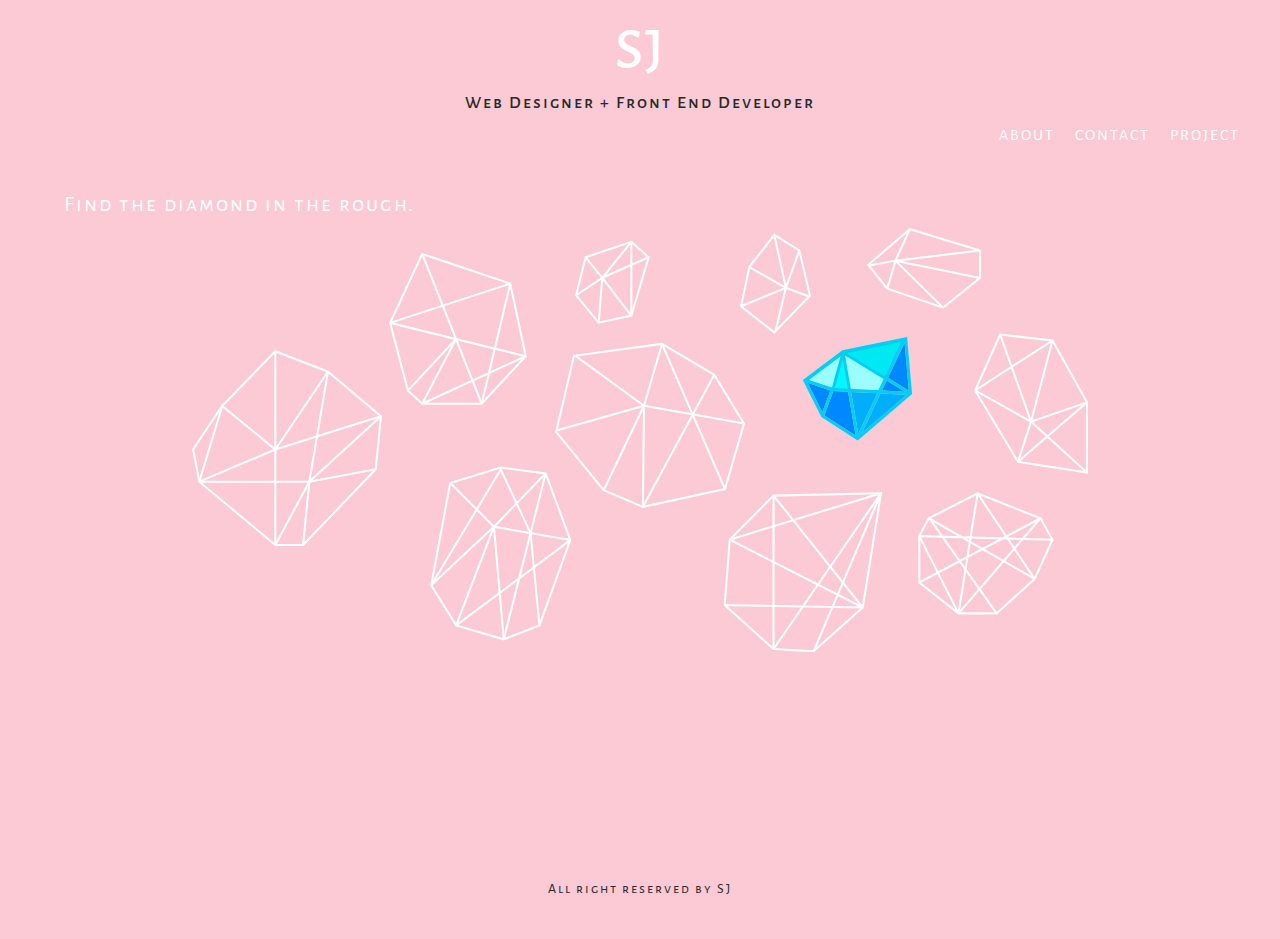
<file: index.html>
<html lang="en">

<head>
    <meta charset="utf-8" />
    <meta content="width=device-width, initial-scale=1" name="viewport" />
    <title>SJ</title>
    <link rel="shortcut icon" href="images/jwicon.png" />
    <script src="https://ajax.googleapis.com/ajax/libs/jquery/3.4.0/jquery.min.js"></script>
    <script src="js/index.js"></script>
    <link rel="stylesheet" href="https://maxcdn.bootstrapcdn.com/bootstrap/3.4.0/css/bootstrap.min.css">
    <link rel="stylesheet" href="https://use.fontawesome.com/releases/v5.8.2/css/all.css" integrity="sha384-oS3vJWv+0UjzBfQzYUhtDYW+Pj2yciDJxpsK1OYPAYjqT085Qq/1cq5FLXAZQ7Ay" crossorigin="anonymous">
    <link rel="stylesheet" type="text/css" href="style/index.css" />
</head>

<body class="index_page">
    <header class="myheader">
        <a href="index.html"><h2>SJ</h2></a>
        <h4>Web Designer + Front End Developer</h4>
        <div class="index_nav">
            <ul class="main_nav">
                <li><a href="project.html">PROJECT</a></li>
                <li><a href="contact.html">CONTACT</a></li>
                <li><a href="about.html">ABOUT</a></li>
            </ul>
        </div>
    </header>

    <body class="index_page">
        <!-- Generator: Adobe Illustrator 16.0.0, SVG Export Plug-In . SVG Version: 6.00 Build 0)  -->
        <!DOCTYPE svg PUBLIC "-//W3C//DTD SVG 1.1//EN" "http://www.w3.org/Graphics/SVG/1.1/DTD/svg11.dtd">
        <section class="poster_container">
            <div class="question">
                <p>Find the diamond in the rough.</p>
            </div>
            <div class="main_diamond_container">
                <span class="hireme">ABOUT ME</span>
                <div class="main_diamond">
                    <a href="about.html">
                        <svg version="1.1" id="Layer_1" xmlns="http://www.w3.org/2000/svg" xmlns:xlink="http://www.w3.org/1999/xlink" x="0px" y="0px" viewBox="0 0 23.953 12.536" style="enable-background:new 0 0 23.953 12.536;" xml:space="preserve">
                            <polygon id="left1" style="display:none;fill:#00f8fe;" points="-0.062,10.635 3.679,18.117 5.737,12.548 " />
                            <polygon id="bottom5" style="display:none;fill:#00cef5;" points="24.637,12.871 20.033,10.044 18.835,12.577 " />
                            <polygon id="right" style="display:none;fill:#00f8fe;" points="25.646,12.611 24.585,0.417 20.355,9.362 " />
                            <polygon id="topright" style="fill:#00e8f2;" points="23.953,0 9.868,2.922 19.713,8.967 " />
                            <polygon id="topmiddleright" style="fill:#9cfdff;" points="18.025,12.536 19.391,9.649 9.375,3.5 10.86,12.173 " />
                            <polygon id="topmiddleleft" style="fill:#00f8fe;" points="6.71,11.962 10.094,12.134 8.78,4.466 " />
                            <polygon id="topleft" style="fill:#9cfdff;" points="8.212,3.706 0,9.866 5.967,11.834 " />
                            <path id="lines" style="display:none;fill:#00cef5;" d="M25.212-1.028L8.79,2.38L-1.275,9.884l4.717,9.434l9.231,5.946
	l13.802-11.785L25.212-1.028z M13.728,23.379l4.761-10.068l6.636,0.336L13.728,23.379z M-0.062,10.635l5.799,1.913l-2.059,5.569
	L-0.062,10.635z M25.646,12.611l-5.29-3.249l4.229-8.946L25.646,12.611z M18.835,12.577l1.198-2.533l4.604,2.827L18.835,12.577z
	 M10.989,12.931l6.689,0.339l-4.868,10.296L10.989,12.931z M4.187,18.906l2.293-6.204l3.743,0.189l1.906,11.131L4.187,18.906z" />
                        </svg>
                    </a>
                </div>
            </div>
            <div class="diamond_svg">
                <svg version="1.1" id="Layer_1" xmlns="http://www.w3.org/2000/svg" xmlns:xlink="http://www.w3.org/1999/xlink" x="0px" y="0px" viewBox="0 0 227.592 107.789" style="enable-background:new 0 0 227.592 107.789;" xml:space="preserve">
                    <g>
                        <polygon style="fill:none;stroke:#FFFFFF;stroke-width:0.5248;stroke-miterlimit:10;" points="65.593,64.777 60.76,90.754 
		67.104,100.943 79.187,104.482 88.248,100.943 96.101,79.275 89.824,62.361 78.431,60.85 	" />
                        <polyline style="fill:none;stroke:#FFFFFF;stroke-width:0.5248;stroke-miterlimit:10;" points="60.76,90.754 78.431,61.34 
		85.999,77.506 	" />
                        <polyline style="fill:none;stroke:#FFFFFF;stroke-width:0.5248;stroke-miterlimit:10;" points="79.187,104.482 76.695,75.877 
		60.76,90.754 	" />

                        <line style="fill:none;stroke:#FFFFFF;stroke-width:0.5248;stroke-miterlimit:10;" x1="89.824" y1="62.361" x2="79.187" y2="104.482" />
                        <polyline style="fill:none;stroke:#FFFFFF;stroke-width:0.5248;stroke-miterlimit:10;" points="67.104,100.943 76.695,75.877 
		89.824,62.361 	" />

                        <line style="fill:none;stroke:#FFFFFF;stroke-width:0.5248;stroke-miterlimit:10;" x1="96.101" y1="79.275" x2="67.104" y2="100.943" />
                        <polyline style="fill:none;stroke:#FFFFFF;stroke-width:0.5248;stroke-miterlimit:10;" points="65.593,64.777 76.695,75.877 
		96.101,79.275 	" />

                        <line style="fill:none;stroke:#FFFFFF;stroke-width:0.5248;stroke-miterlimit:10;" x1="85.999" y1="77.506" x2="88.248" y2="100.943" />
                    </g>
                    <g>
                        <polygon style="fill:none;stroke:#FFFFFF;stroke-width:0.5248;stroke-miterlimit:10;" points="136.588,79.176 135.302,95.789 
		147.722,106.941 157.883,107.521 170.385,96.395 175.007,67.371 147.724,67.982 	" />

                        <line style="fill:none;stroke:#FFFFFF;stroke-width:0.5248;stroke-miterlimit:10;" x1="170.385" y1="96.395" x2="135.302" y2="95.789" />

                        <line style="fill:none;stroke:#FFFFFF;stroke-width:0.5248;stroke-miterlimit:10;" x1="175.007" y1="67.371" x2="136.588" y2="79.176" />

                        <line style="fill:none;stroke:#FFFFFF;stroke-width:0.5248;stroke-miterlimit:10;" x1="147.722" y1="106.941" x2="175.007" y2="67.371" />

                        <line style="fill:none;stroke:#FFFFFF;stroke-width:0.5248;stroke-miterlimit:10;" x1="170.385" y1="96.395" x2="136.588" y2="79.176" />

                        <line style="fill:none;stroke:#FFFFFF;stroke-width:0.5248;stroke-miterlimit:10;" x1="147.724" y1="67.982" x2="170.385" y2="96.395" />

                        <line style="fill:none;stroke:#FFFFFF;stroke-width:0.5248;stroke-miterlimit:10;" x1="147.722" y1="106.941" x2="147.724" y2="67.982" />

                        <line style="fill:none;stroke:#FFFFFF;stroke-width:0.5248;stroke-miterlimit:10;" x1="157.883" y1="107.521" x2="175.007" y2="67.371" />
                    </g>
                    <g>
                        <polygon style="fill:none;stroke:#FFFFFF;stroke-width:0.5248;stroke-miterlimit:10;" points="187.156,73.732 184.739,78.264 
		184.739,90.045 194.707,97.896 204.373,97.896 214.04,89.137 218.57,79.172 215.549,73.732 199.54,67.434 	" />

                        <line style="fill:none;stroke:#FFFFFF;stroke-width:0.5248;stroke-miterlimit:10;" x1="214.04" y1="89.137" x2="187.156" y2="73.732" />

                        <line style="fill:none;stroke:#FFFFFF;stroke-width:0.5248;stroke-miterlimit:10;" x1="199.54" y1="67.434" x2="214.04" y2="89.137" />

                        <line style="fill:none;stroke:#FFFFFF;stroke-width:0.5248;stroke-miterlimit:10;" x1="194.707" y1="97.896" x2="199.54" y2="67.434" />

                        <line style="fill:none;stroke:#FFFFFF;stroke-width:0.5248;stroke-miterlimit:10;" x1="215.549" y1="73.732" x2="194.707" y2="97.896" />

                        <line style="fill:none;stroke:#FFFFFF;stroke-width:0.5248;stroke-miterlimit:10;" x1="184.739" y1="90.045" x2="215.549" y2="73.732" />

                        <line style="fill:none;stroke:#FFFFFF;stroke-width:0.5248;stroke-miterlimit:10;" x1="184.739" y1="78.264" x2="194.707" y2="97.896" />

                        <line style="fill:none;stroke:#FFFFFF;stroke-width:0.5248;stroke-miterlimit:10;" x1="184.739" y1="78.264" x2="218.57" y2="79.172" />

                        <line style="fill:none;stroke:#FFFFFF;stroke-width:0.5248;stroke-miterlimit:10;" x1="204.373" y1="97.896" x2="187.418" y2="73.885" />
                    </g>
                    <g>
                        <polygon style="fill:none;stroke:#FFFFFF;stroke-width:0.5248;stroke-miterlimit:10;" points="92.491,51.799 104.574,66.6 
		114.542,70.828 135.384,66.299 140.217,49.684 132.666,37.3 119.374,29.447 97.022,32.468 	" />
                        <polyline style="fill:none;stroke:#FFFFFF;stroke-width:0.5248;stroke-miterlimit:10;" points="97.324,32.426 114.807,45.154 
		92.576,51.438 	" />
                        <polyline style="fill:none;stroke:#FFFFFF;stroke-width:0.5248;stroke-miterlimit:10;" points="114.542,70.828 114.807,45.154 
		140.217,49.684 	" />

                        <line style="fill:none;stroke:#FFFFFF;stroke-width:0.5248;stroke-miterlimit:10;" x1="132.666" y1="37.3" x2="114.542" y2="70.828" />
                        <polyline style="fill:none;stroke:#FFFFFF;stroke-width:0.5248;stroke-miterlimit:10;" points="119.374,29.447 114.807,45.154 
		104.574,66.6 	" />

                        <line style="fill:none;stroke:#FFFFFF;stroke-width:0.5248;stroke-miterlimit:10;" x1="135.384" y1="66.299" x2="119.374" y2="29.447" />
                    </g>
                    <g>
                        <polygon style="fill:none;stroke:#FFFFFF;stroke-width:0.5248;stroke-miterlimit:10;" points="50.324,24.099 54.854,41.315 
		58.479,44.639 73.582,44.639 84.759,32.556 80.832,14.13 58.479,6.579 	" />

                        <line style="fill:none;stroke:#FFFFFF;stroke-width:0.5248;stroke-miterlimit:10;" x1="67.063" y1="28.209" x2="54.854" y2="41.315" />

                        <line style="fill:none;stroke:#FFFFFF;stroke-width:0.5248;stroke-miterlimit:10;" x1="58.479" y1="44.639" x2="67.063" y2="28.209" />

                        <line style="fill:none;stroke:#FFFFFF;stroke-width:0.5248;stroke-miterlimit:10;" x1="84.759" y1="32.556" x2="58.479" y2="44.639" />

                        <line style="fill:none;stroke:#FFFFFF;stroke-width:0.5248;stroke-miterlimit:10;" x1="50.324" y1="24.099" x2="84.759" y2="32.556" />

                        <line style="fill:none;stroke:#FFFFFF;stroke-width:0.5248;stroke-miterlimit:10;" x1="80.832" y1="14.13" x2="50.324" y2="24.099" />

                        <line style="fill:none;stroke:#FFFFFF;stroke-width:0.5248;stroke-miterlimit:10;" x1="73.582" y1="44.639" x2="80.832" y2="14.13" />

                        <line style="fill:none;stroke:#FFFFFF;stroke-width:0.5248;stroke-miterlimit:10;" x1="58.479" y1="6.579" x2="73.582" y2="44.639" />
                    </g>
                    <g>
                        <polygon style="fill:none;stroke:#FFFFFF;stroke-width:0.5248;stroke-miterlimit:10;" points="99.984,7.438 97.567,17.105 
		103.306,24.052 111.594,22.241 115.994,7.438 111.594,3.513 	" />
                        <polyline style="fill:none;stroke:#FFFFFF;stroke-width:0.5248;stroke-miterlimit:10;" points="99.984,7.438 104.213,12.65 
		97.567,17.105 	" />
                        <polyline style="fill:none;stroke:#FFFFFF;stroke-width:0.5248;stroke-miterlimit:10;" points="111.594,3.513 104.213,12.65 
		115.994,7.438 	" />

                        <line style="fill:none;stroke:#FFFFFF;stroke-width:0.5248;stroke-miterlimit:10;" x1="111.594" y1="22.241" x2="111.594" y2="3.513" />
                        <polyline style="fill:none;stroke:#FFFFFF;stroke-width:0.5248;stroke-miterlimit:10;" points="103.306,24.052 104.213,12.65 
		111.594,22.241 	" />
                    </g>
                    <g>
                        <polygon style="fill:none;stroke:#FFFFFF;stroke-width:0.5248;stroke-miterlimit:10;" points="147.915,26.528 139.458,19.883 
		141.571,9.915 147.915,1.758 154.258,5.686 156.977,17.165 	" />
                        <polyline style="fill:none;stroke:#FFFFFF;stroke-width:0.5248;stroke-miterlimit:10;" points="141.571,9.915 150.861,15.201 
		139.458,19.883 	" />
                        <polyline style="fill:none;stroke:#FFFFFF;stroke-width:0.5248;stroke-miterlimit:10;" points="147.915,1.758 150.861,15.201 
		148.217,26.216 	" />
                        <polyline style="fill:none;stroke:#FFFFFF;stroke-width:0.5248;stroke-miterlimit:10;" points="154.258,5.686 150.861,15.201 
		156.757,17.392 	" />
                    </g>
                    <g>
                        <polygon style="fill:none;stroke:#FFFFFF;stroke-width:0.5248;stroke-miterlimit:10;" points="198.935,41.27 209.81,59.395 
		227.33,62.111 227.33,44.29 218.57,28.583 205.28,27.072 	" />
                        <polyline style="fill:none;stroke:#FFFFFF;stroke-width:0.5248;stroke-miterlimit:10;" points="209.81,59.395 213.131,49.199 
		227.33,62.111 	" />

                        <line style="fill:none;stroke:#FFFFFF;stroke-width:0.5248;stroke-miterlimit:10;" x1="227.33" y1="44.29" x2="209.81" y2="59.395" />
                        <polyline style="fill:none;stroke:#FFFFFF;stroke-width:0.5248;stroke-miterlimit:10;" points="218.57,28.583 213.131,49.199 
		227.33,44.29 	" />

                        <line style="fill:none;stroke:#FFFFFF;stroke-width:0.5248;stroke-miterlimit:10;" x1="198.935" y1="41.27" x2="218.57" y2="28.583" />
                        <polyline style="fill:none;stroke:#FFFFFF;stroke-width:0.5248;stroke-miterlimit:10;" points="205.28,27.072 213.131,49.199 
		198.935,41.27 	" />
                    </g>
                    <g>
                        <polygon style="fill:none;stroke:#FFFFFF;stroke-width:0.5248;stroke-miterlimit:10;" points="171.778,9.354 176.61,15.396 
		190.808,20.229 200.171,12.676 200.171,5.729 182.35,0.293 	" />
                        <polyline style="fill:none;stroke:#FFFFFF;stroke-width:0.5248;stroke-miterlimit:10;" points="182.35,0.293 178.687,8.297 
		171.903,9.51 	" />
                        <polyline style="fill:none;stroke:#FFFFFF;stroke-width:0.5248;stroke-miterlimit:10;" points="176.61,15.396 178.687,8.297 
		200.171,12.676 	" />
                        <polyline style="fill:none;stroke:#FFFFFF;stroke-width:0.5248;stroke-miterlimit:10;" points="200.171,5.729 178.687,8.297 
		190.808,20.229 	" />
                    </g>
                    <g>
                        <polygon style="fill:none;stroke:#FFFFFF;stroke-width:0.5248;stroke-miterlimit:10;" points="47.991,47.828 34.547,36.493 
		21.157,31.327 7.659,45.192 0.278,56.264 1.86,64.436 21.157,80.518 28.221,80.518 46.674,61.273 	" />
                        <polyline style="fill:none;stroke:#FFFFFF;stroke-width:0.5248;stroke-miterlimit:10;" points="34.547,36.493 29.804,64.436 
		28.221,80.518 	" />
                        <polyline style="fill:none;stroke:#FFFFFF;stroke-width:0.5248;stroke-miterlimit:10;" points="21.157,80.518 21.157,56.264 
		34.547,36.493 	" />
                        <polyline style="fill:none;stroke:#FFFFFF;stroke-width:0.5248;stroke-miterlimit:10;" points="47.991,47.828 29.804,64.436 
		21.157,80.518 	" />
                        <polyline style="fill:none;stroke:#FFFFFF;stroke-width:0.5248;stroke-miterlimit:10;" points="1.86,64.436 21.157,56.264 
		47.991,47.828 	" />
                        <polyline style="fill:none;stroke:#FFFFFF;stroke-width:0.5248;stroke-miterlimit:10;" points="21.157,31.327 21.157,56.264 
		7.659,45.192 1.86,64.436 	" />

                        <line style="fill:none;stroke:#FFFFFF;stroke-width:0.5248;stroke-miterlimit:10;" x1="1.86" y1="64.436" x2="29.804" y2="64.436" />

                        <line style="fill:none;stroke:#FFFFFF;stroke-width:0.5248;stroke-miterlimit:10;" x1="29.804" y1="64.436" x2="46.674" y2="61.273" />
                    </g>
                    <polygon id="left1" style="fill:#0088ff;" points="156.365,39.338 160.105,46.82 162.164,41.251 " />
                    <polygon id="bottom2" style="fill:#0088ff;" points="166.649,41.595 162.906,41.405 160.613,47.609 168.555,52.726 " />
                    <polygon id="bottom3" style="fill:#00aefc;" points="169.237,52.269 174.105,41.973 167.416,41.634 " />
                    <polygon id="bottom4" style="fill:#00aefc;" points="170.154,52.082 181.55,42.35 174.915,42.014 " />
                    <polygon id="bottom5" style="fill:#0088ff;" points="181.063,41.574 176.459,38.747 175.261,41.28 " />
                    <polygon id="right" style="fill:#0088ff;" points="182.072,41.314 181.011,29.12 176.782,38.065 " />
                    <polygon id="topright" style="display:none;fill:0088ff;" points="180.379,28.703 166.294,31.625 176.139,37.67 " />
                    <polygon id="topmiddleright" style="display:none;fill:#00cafe;" points="174.452,41.239 175.817,38.353 165.801,32.203 
	167.287,40.876 " />
                    <polygon id="topmiddleleft" style="display:none;fill:#6cf8ff;" points="163.136,40.666 166.52,40.837 165.207,33.169 " />
                    <polygon id="topleft" style="display:none;fill:#00cafd;" points="164.638,32.409 156.426,38.569 162.393,40.537 " />
                    <path id="lines" style="fill:#00cef5;" d="M181.638,27.675l-16.422,3.408l-10.065,7.504l4.717,9.434l9.231,5.946l13.802-11.785
	L181.638,27.675z M170.154,52.082l4.761-10.068l6.636,0.336L170.154,52.082z M156.365,39.338l5.799,1.913l-2.059,5.569
	L156.365,39.338z M182.072,41.314l-5.29-3.249l4.229-8.946L182.072,41.314z M175.261,41.28l1.198-2.533l4.604,2.827L175.261,41.28z
	 M167.416,41.634l6.689,0.339l-4.868,10.296L167.416,41.634z M160.613,47.609l2.293-6.204l3.743,0.189l1.906,11.131L160.613,47.609z
	" />
                </svg>
            </div>
        </section>
        <div class="footer_page">
            <p> All right reserved by SJ </p>
        </div>
    </body>
</body>

</html>
</file>
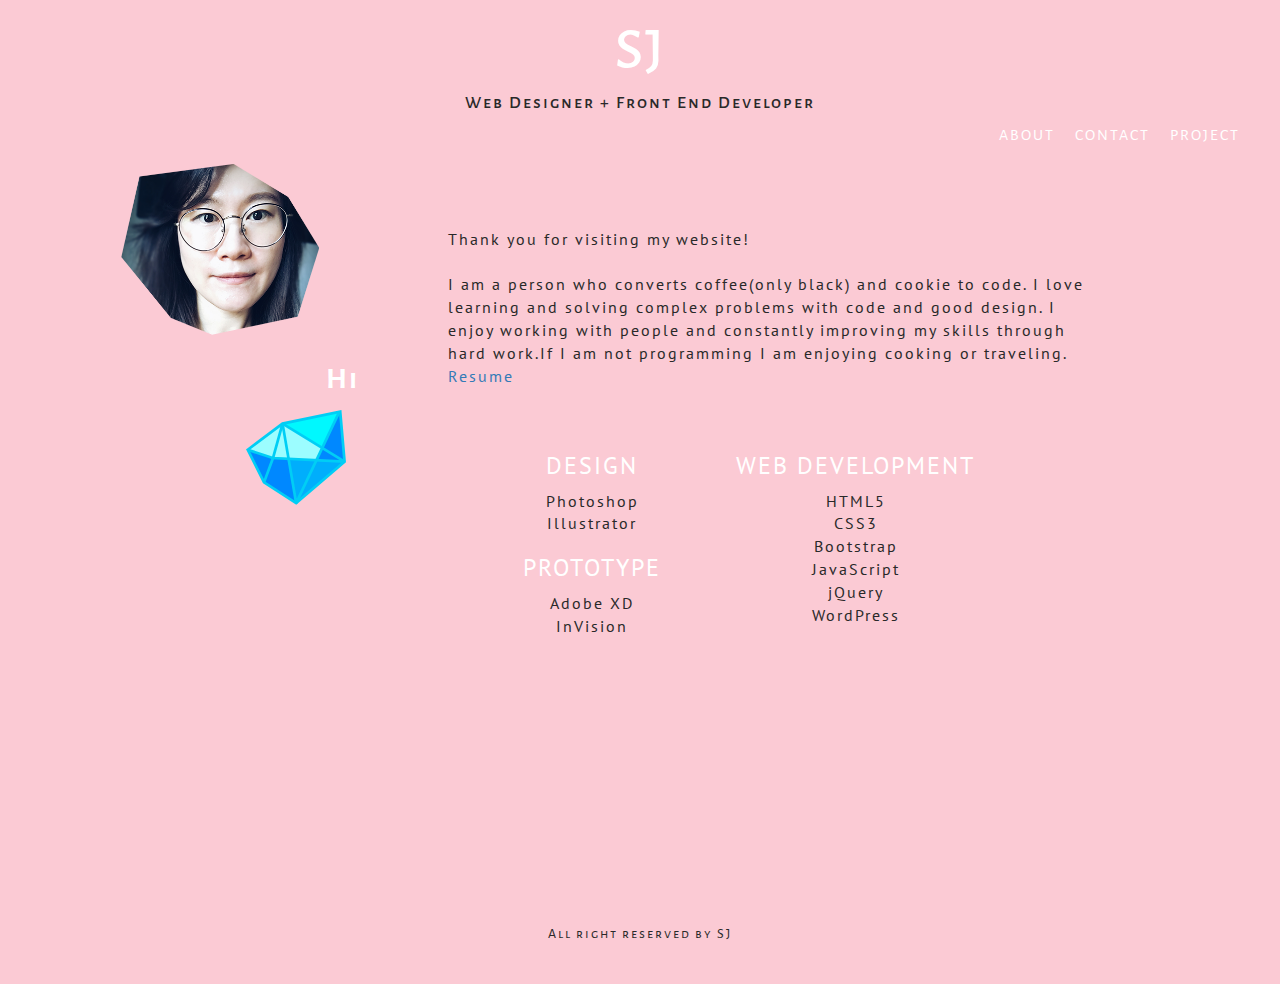
<file: about.html>
<html lang="en">

<head>
    <meta charset="utf-8" />
    <meta content="width=device-width, initial-scale=1" name="viewport" />
    <title>SJ</title>
    <script src="https://ajax.googleapis.com/ajax/libs/jquery/3.4.0/jquery.min.js"></script>
    <script src="js/index.js"></script>
    <link rel="stylesheet" href="https://maxcdn.bootstrapcdn.com/bootstrap/3.4.0/css/bootstrap.min.css">
    <link rel="stylesheet" href="https://use.fontawesome.com/releases/v5.8.2/css/all.css" integrity="sha384-oS3vJWv+0UjzBfQzYUhtDYW+Pj2yciDJxpsK1OYPAYjqT085Qq/1cq5FLXAZQ7Ay" crossorigin="anonymous">
    <link rel="stylesheet" type="text/css" href="style/index.css" />
</head>

<body class="index_page">
    <header class="myheader">
        <a href="index.html"><h2>SJ</h2></a>
        <h4>Web Designer + Front End Developer</h4>
        <div class="index_nav">
            <ul class="main_nav">
                <li><a href="project.html">PROJECT</a></li>
                <li><a href="contact.html">CONTACT</a></li>
                <li><a href="about.html">ABOUT</a></li>
            </ul>
        </div>
    </header>
    <section class="about_page">
        <div class="aboutme">
            <div class="abouttitle">
                <img id="profilepic" src="images/profilepic.png" alt="SJ" title="SJ" />
                <h2 class="hi">Hi</h2>
                <div class="diamond_fill">
                    <svg version="1.1" id="Layer_1" xmlns="http://www.w3.org/2000/svg" xmlns:xlink="http://www.w3.org/1999/xlink" x="0px" y="0px" viewBox="0 0 27.748 26.293" style="enable-background:new 0 0 27.748 26.293;" xml:space="preserve">
                        <g>
                            <polygon id="leftbottom" style="fill:#0088ff;" points="0.475,11.024 5.005,20.086 13.916,25.827 11.822,13.595 7.195,13.241 	" />
                            <polygon id="topmiddle" style="fill:#9cfdff;" points="7.498,13.14 10.203,4.139 11.822,13.595 	" />
                            <polygon id="rightmiddle" style="fill:#9cfdff;" points="12.028,13.595 10.141,3.775 21.147,10.534 19.531,13.951 	" />
                            <polyline id="rightbottom" style="fill:#00aefc;" points="11.822,13.595 14.126,25.647 27.358,14.348 12.028,13.595 	" />
                            <polygon id="topright" style="fill:#00f8fe;" points="10.381,3.922 21.147,10.534 25.888,0.507 	" />
                            <polygon id="right" style="fill:#0088ff;" points="19.525,13.963 26.149,0.453 27.223,14.5 	" />
                            <polygon id="topleft" style="fill:#9cfdff;" points="0.475,11.216 7.498,13.14 10.04,4.139 	" />
                            <g>
                                <polygon style="fill:none;stroke:#00cef5;stroke-width:0.75;stroke-miterlimit:10;" points="0.475,11.024 10.141,3.775 
			26.149,0.453 27.358,14.348 13.916,25.827 5.005,20.086 		" />
                                <polyline style="fill:none;stroke:#00cef5;stroke-width:0.75;stroke-miterlimit:10;" points="5.005,20.086 7.498,13.341 
			0.475,11.024 		" />

                                <line style="fill:none;stroke:#00cef5;stroke-width:0.75;stroke-miterlimit:10;" x1="13.916" y1="25.827" x2="25.888" y2="0.507" />

                                <line style="fill:none;stroke:#00cef5;stroke-width:0.75;stroke-miterlimit:10;" x1="10.141" y1="3.775" x2="13.916" y2="25.827" />

                                <line style="fill:none;stroke:#00cef5;stroke-width:0.75;stroke-miterlimit:10;" x1="27.358" y1="14.348" x2="10.141" y2="3.775" />
                                <polyline style="fill:none;stroke:#00cef5;stroke-width:0.75;stroke-miterlimit:10;" points="10.141,3.775 7.498,13.341 
			27.358,14.348 		" />
                            </g>
                        </g>
                    </svg>
                </div>
            </div>
            <div class="text-container">
                <p class="aboutmeText">Thank you for visiting my website!
                    <br/>
                    <br/>
                    <p>I am a person who converts coffee(only black) and cookie to code. I love learning and solving complex problems with code and good design. I enjoy working with people and constantly improving my skills through hard work.If I am not programming I am enjoying cooking or traveling.<a href="./images/resume_SunmiJang.pdf" download> Resume</a></p>
                    <br/>
                    <br/>
                    <div class="myskills">
                        <div class="design_skills">
                            <h3 class="skills_title">DESIGN</h3>
                            <p>Photoshop</p>
                            <p>Illustrator</p>
                            <h3 class="skills_title">PROTOTYPE</h3>
                            <p>Adobe XD</p>
                            <p>InVision</p>
                        </div>
                        <div class="dev_skills">
                            <h3 class="skills_title">WEB DEVELOPMENT</h3>
                            <p>HTML5</p>
                            <p>CSS3</p>
                            <p>Bootstrap</p>
                            <p>JavaScript</p>
                            <p>jQuery</p>
                            <p>WordPress</p>
                        </div>
                    </div>
            </div>
        </div>
    </section>
    <div class="footer_page">
        <p> All right reserved by SJ </p>
    </div>
</body>

</html>
</file>
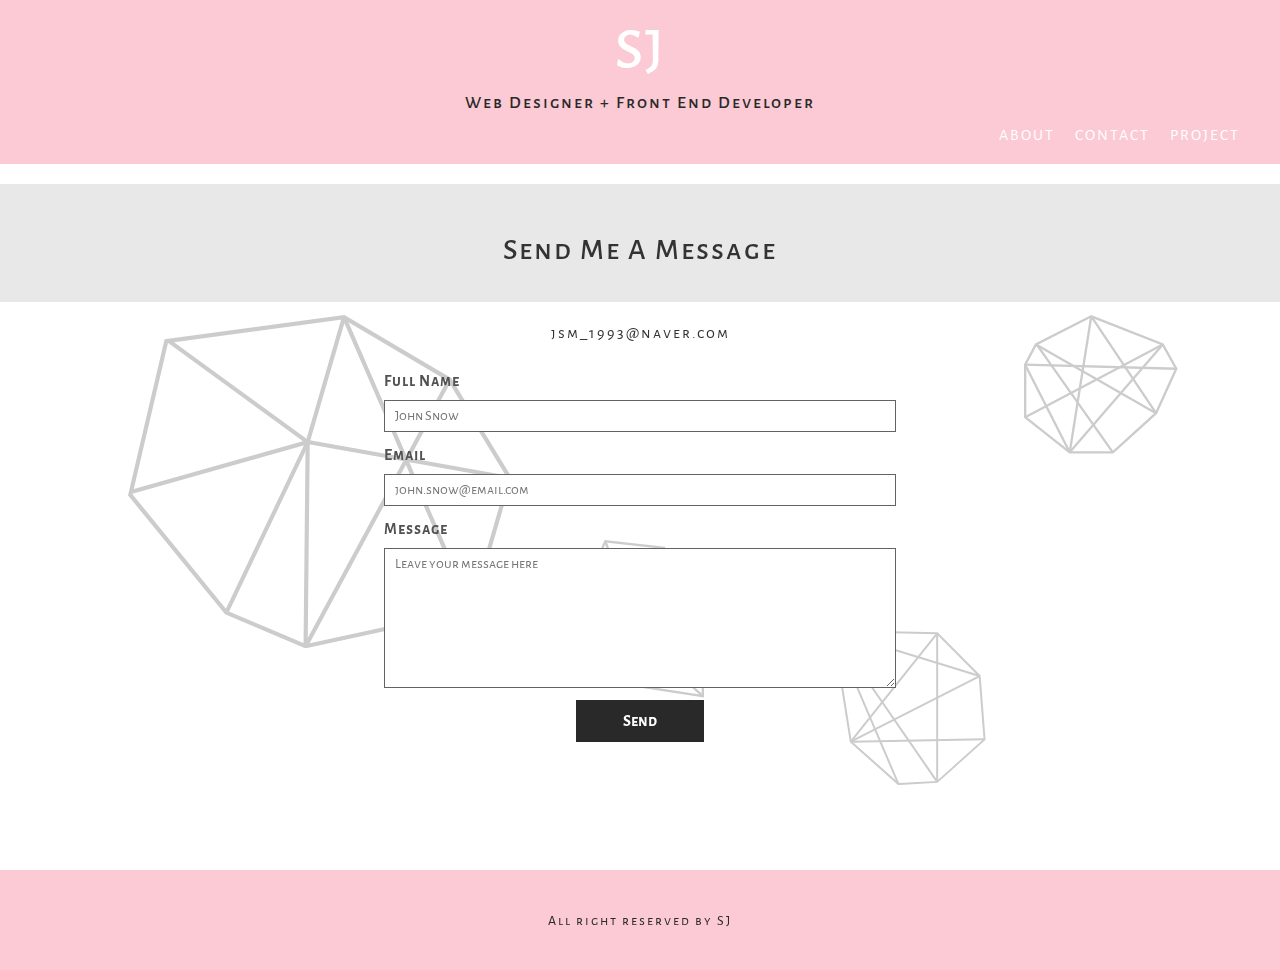
<file: contact.html>
<html lang="en">

<head>
    <meta charset="utf-8" />
    <meta content="width=device-width, initial-scale=1" name="viewport" />
    <title>SJ</title>
    <link rel="shortcut icon" href="images/jwicon.png" />
    <script src="https://ajax.googleapis.com/ajax/libs/jquery/3.4.0/jquery.min.js"></script>
    <script src="js/index.js"></script>
    <link rel="stylesheet" href="https://maxcdn.bootstrapcdn.com/bootstrap/3.4.0/css/bootstrap.min.css">
    <link rel="stylesheet" href="https://use.fontawesome.com/releases/v5.8.2/css/all.css" integrity="sha384-oS3vJWv+0UjzBfQzYUhtDYW+Pj2yciDJxpsK1OYPAYjqT085Qq/1cq5FLXAZQ7Ay" crossorigin="anonymous">
    <link rel="stylesheet" type="text/css" href="style/index.css" />
</head>

<body class="index_page">
    <header class="myheader">
        <a href="index.html"><h2>SJ</h2></a>
        <h4>Web Designer + Front End Developer</h4>
        <div class="index_nav">
            <ul class="main_nav">
                <li><a href="project.html">PROJECT</a></li>
                <li><a href="contact.html">CONTACT</a></li>
                <li><a href="about.html">ABOUT</a></li>
            </ul>
        </div>
    </header>
    <!-- Generator: Adobe Illustrator 16.0.0, SVG Export Plug-In . SVG Version: 6.00 Build 0)  -->
    <!DOCTYPE svg PUBLIC "-//W3C//DTD SVG 1.1//EN" "http://www.w3.org/Graphics/SVG/1.1/DTD/svg11.dtd">
    <div class="bg1">
        <svg version="1.1" id="Layer_1" xmlns="http://www.w3.org/2000/svg" xmlns:xlink="http://www.w3.org/1999/xlink" x="0px" y="0px" viewBox="0 0 83.124 72.164" style="enable-background:new 0 0 83.124 72.164;" xml:space="preserve">
            <g>
                <polygon style="fill:none;stroke:#CCCCCC;stroke-width:0.9033;stroke-miterlimit:10;" points="0.491,38.94 21.287,64.415 
		38.445,71.692 74.318,63.897 82.634,35.3 69.638,13.986 46.758,0.469 8.289,5.669 	" />
                <polyline style="fill:none;stroke:#CCCCCC;stroke-width:0.9033;stroke-miterlimit:10;" points="8.809,5.597 38.899,27.503 
		0.637,38.318 	" />
                <polyline style="fill:none;stroke:#CCCCCC;stroke-width:0.9033;stroke-miterlimit:10;" points="38.445,71.692 38.899,27.503 
		82.634,35.3 	" />

                <line style="fill:none;stroke:#CCCCCC;stroke-width:0.9033;stroke-miterlimit:10;" x1="69.638" y1="13.986" x2="38.445" y2="71.692" />
                <polyline style="fill:none;stroke:#CCCCCC;stroke-width:0.9033;stroke-miterlimit:10;" points="46.758,0.469 38.899,27.503 
		21.287,64.415 	" />

                <line style="fill:none;stroke:#CCCCCC;stroke-width:0.9033;stroke-miterlimit:10;" x1="74.318" y1="63.897" x2="46.758" y2="0.469" />
            </g>
        </svg>
    </div>
    <!-- Generator: Adobe Illustrator 16.0.0, SVG Export Plug-In . SVG Version: 6.00 Build 0)  -->
    <!DOCTYPE svg PUBLIC "-//W3C//DTD SVG 1.1//EN" "http://www.w3.org/Graphics/SVG/1.1/DTD/svg11.dtd">
    <div class="bg2">
        <svg version="1.1" id="Layer_1" xmlns="http://www.w3.org/2000/svg" xmlns:xlink="http://www.w3.org/1999/xlink" x="0px" y="0px" viewBox="0 0 74.571 67.253" style="enable-background:new 0 0 74.571 67.253;" xml:space="preserve">
            <g>
                <polygon style="fill:none;stroke:#CCCCCC;stroke-width:1.1381;stroke-miterlimit:10;" points="5.812,14.283 0.569,24.109 
		0.569,49.658 22.187,66.684 43.147,66.684 64.108,47.688 73.935,26.079 67.383,14.283 32.666,0.624 	" />

                <line style="fill:none;stroke:#CCCCCC;stroke-width:1.1381;stroke-miterlimit:10;" x1="64.108" y1="47.688" x2="5.812" y2="14.283" />

                <line style="fill:none;stroke:#CCCCCC;stroke-width:1.1381;stroke-miterlimit:10;" x1="32.666" y1="0.624" x2="64.108" y2="47.688" />

                <line style="fill:none;stroke:#CCCCCC;stroke-width:1.1381;stroke-miterlimit:10;" x1="22.187" y1="66.684" x2="32.666" y2="0.624" />

                <line style="fill:none;stroke:#CCCCCC;stroke-width:1.1381;stroke-miterlimit:10;" x1="67.383" y1="14.283" x2="22.187" y2="66.684" />

                <line style="fill:none;stroke:#CCCCCC;stroke-width:1.1381;stroke-miterlimit:10;" x1="0.569" y1="49.658" x2="67.383" y2="14.283" />

                <line style="fill:none;stroke:#CCCCCC;stroke-width:1.1381;stroke-miterlimit:10;" x1="0.569" y1="24.109" x2="22.187" y2="66.684" />

                <line style="fill:none;stroke:#CCCCCC;stroke-width:1.1381;stroke-miterlimit:10;" x1="0.569" y1="24.109" x2="73.935" y2="26.079" />

                <line style="fill:none;stroke:#CCCCCC;stroke-width:1.1381;stroke-miterlimit:10;" x1="43.147" y1="66.684" x2="6.38" y2="14.613" />
            </g>
        </svg>
    </div>
    <!-- Generator: Adobe Illustrator 16.0.0, SVG Export Plug-In . SVG Version: 6.00 Build 0)  -->
    <!DOCTYPE svg PUBLIC "-//W3C//DTD SVG 1.1//EN" "http://www.w3.org/Graphics/SVG/1.1/DTD/svg11.dtd">
    <div class="bg3">
        <svg version="1.1" id="Layer_1" xmlns="http://www.w3.org/2000/svg" xmlns:xlink="http://www.w3.org/1999/xlink" x="0px" y="0px" viewBox="0 0 67.383 82.923" style="enable-background:new 0 0 67.383 82.923;" xml:space="preserve">
            <g>
                <polygon style="fill:none;stroke:#CCCCCC;stroke-width:1.2214;stroke-miterlimit:10;" points="0.687,33.702 25.998,75.887 
		66.773,82.21 66.773,40.73 46.385,4.176 15.452,0.657 	" />
                <polyline style="fill:none;stroke:#CCCCCC;stroke-width:1.2214;stroke-miterlimit:10;" points="25.998,75.887 33.726,52.158 
		66.773,82.21 	" />

                <line style="fill:none;stroke:#CCCCCC;stroke-width:1.2214;stroke-miterlimit:10;" x1="66.773" y1="40.73" x2="25.998" y2="75.887" />
                <polyline style="fill:none;stroke:#CCCCCC;stroke-width:1.2214;stroke-miterlimit:10;" points="46.385,4.176 33.726,52.158 
		66.773,40.73 	" />

                <line style="fill:none;stroke:#CCCCCC;stroke-width:1.2214;stroke-miterlimit:10;" x1="0.687" y1="33.702" x2="46.385" y2="4.176" />
                <polyline style="fill:none;stroke:#CCCCCC;stroke-width:1.2214;stroke-miterlimit:10;" points="15.452,0.657 33.726,52.158 
		0.687,33.702 	" />
            </g>
        </svg>
    </div>
    <!-- Generator: Adobe Illustrator 16.0.0, SVG Export Plug-In . SVG Version: 6.00 Build 0)  -->
    <!DOCTYPE svg PUBLIC "-//W3C//DTD SVG 1.1//EN" "http://www.w3.org/Graphics/SVG/1.1/DTD/svg11.dtd">
    <div class="bg4">
        <svg version="1.1" id="Layer_1" xmlns="http://www.w3.org/2000/svg" xmlns:xlink="http://www.w3.org/1999/xlink" x="0px" y="0px" viewBox="0 0 40.286 40.688" style="enable-background:new 0 0 40.286 40.688;" xml:space="preserve">
            <g>
                <polygon style="fill:none;stroke:#CCCCCC;stroke-width:0.5248;stroke-miterlimit:10;" points="38.729,12.074 40.014,28.688 
		27.594,39.84 17.434,40.42 4.932,29.293 0.309,0.269 27.592,0.88 	" />

                <line style="fill:none;stroke:#CCCCCC;stroke-width:0.5248;stroke-miterlimit:10;" x1="4.932" y1="29.293" x2="40.014" y2="28.688" />

                <line style="fill:none;stroke:#CCCCCC;stroke-width:0.5248;stroke-miterlimit:10;" x1="0.309" y1="0.269" x2="38.729" y2="12.074" />
                <line style="fill:none;stroke:#CCCCCC;stroke-width:0.5248;stroke-miterlimit:10;" x1="27.594" y1="39.84" x2="0.309" y2="0.269" />

                <line style="fill:none;stroke:#CCCCCC;stroke-width:0.5248;stroke-miterlimit:10;" x1="4.932" y1="29.293" x2="38.729" y2="12.074" />
                <line style="fill:none;stroke:#CCCCCC;stroke-width:0.5248;stroke-miterlimit:10;" x1="27.592" y1="0.88" x2="4.932" y2="29.293" />
                <line style="fill:none;stroke:#CCCCCC;stroke-width:0.5248;stroke-miterlimit:10;" x1="27.594" y1="39.84" x2="27.592" y2="0.88" />
                <line style="fill:none;stroke:#CCCCCC;stroke-width:0.5248;stroke-miterlimit:10;" x1="17.434" y1="40.42" x2="0.309" y2="0.269" />
            </g>
        </svg>
    </div>
    <section class="contact_page">
        <div class="contacttitle">
            <h2>Send Me A Message</h2>
            <p>jsm_1993@naver.com</p>
        </div>
        <div class="morelinks">
            <a class="iconlink" href="" target="_blank">
                <i class="fab fa-linkedin"></i></a>
            <a class="iconlink" href="" target="_blank"><i class="fab fa-github"></i></a>
        </div>
        <div class="emailform">
            <form action="" method="post">
                <span class="sentmsg"></span>
                <label>Full Name</label>
                <input type="text" id="fname" name="name" placeholder="John Snow" value="">
                <label>Email</label>
                <input type="text" id="email" name="email" placeholder="john.snow@email.com" value="">
                <label>Message</label>
                <textarea type="text" id="c_msg" name="msg" placeholder="Leave your message here" value=""></textarea>
                <input type="submit" name="submit" value="Send">
            </form>
            <div class="bg_animation"></div>
        </div>
    </section>
    <div class="footer_page">
        <p> All right reserved by SJ </p>
    </div>
  </body>
</html>
</file>
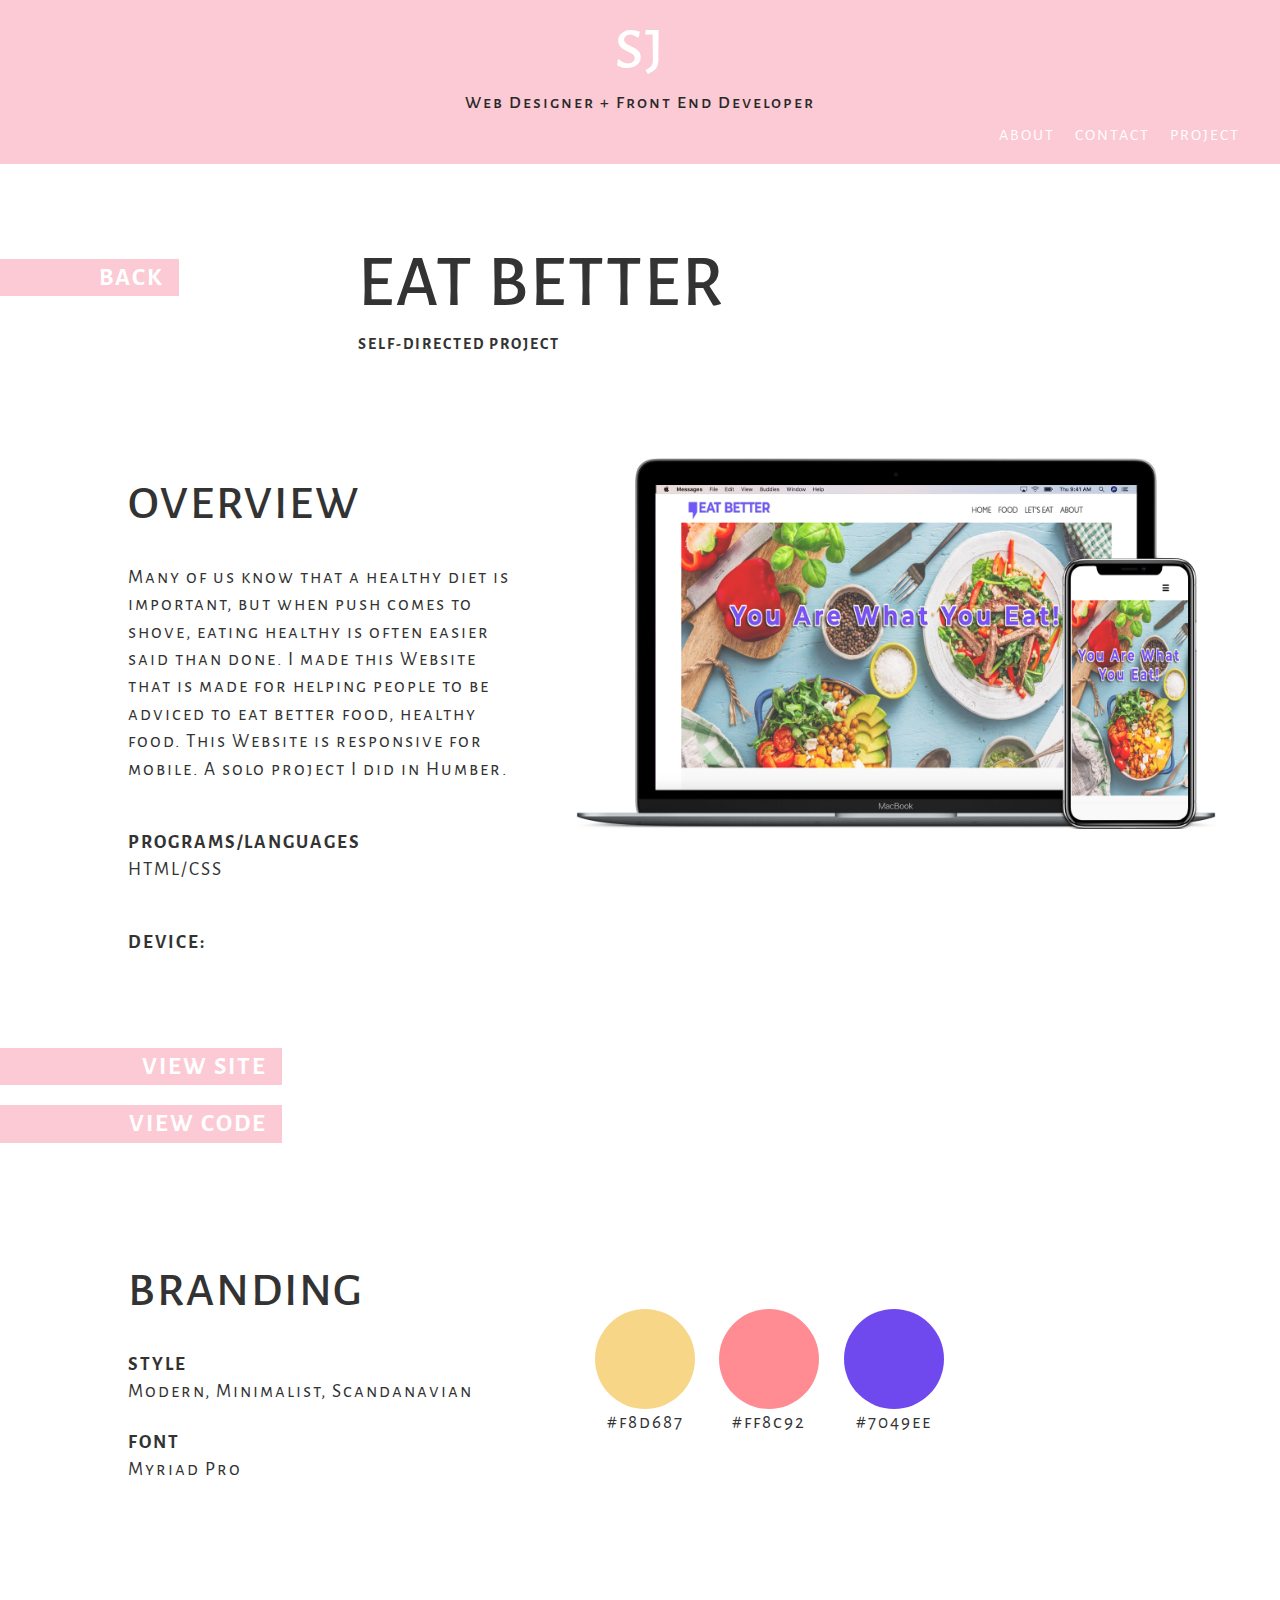
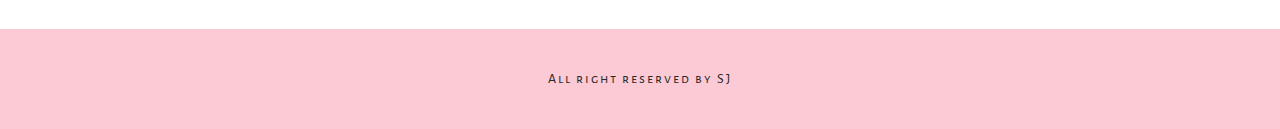
<file: webdesign1.html>
<html lang="en">

<head>
    <meta charset="utf-8" />
    <meta content="width=device-width, initial-scale=1" name="viewport" />
    <title>SJ</title>
    <script src="https://ajax.googleapis.com/ajax/libs/jquery/3.4.0/jquery.min.js"></script>
    <script src="js/index.js"></script>
    <link rel="stylesheet" href="https://maxcdn.bootstrapcdn.com/bootstrap/3.4.0/css/bootstrap.min.css">
    <link rel="stylesheet" href="https://use.fontawesome.com/releases/v5.8.2/css/all.css" integrity="sha384-oS3vJWv+0UjzBfQzYUhtDYW+Pj2yciDJxpsK1OYPAYjqT085Qq/1cq5FLXAZQ7Ay" crossorigin="anonymous">
    <link rel="stylesheet" type="text/css" href="style/index.css" />
</head>

<body class="index_page">
    <header class="myheader">
        <a href="index.html"><h2>SJ</h2></a>
        <h4>Web Designer + Front End Developer</h4>
        <div class="index_nav">
            <ul class="main_nav">
                <li><a href="project.html">PROJECT</a></li>
                <li><a href="contact.html">CONTACT</a></li>
                <li><a href="about.html">ABOUT</a></li>
            </ul>
        </div>
    </header>
    <section class="eachproject">
        <div class="top_bar">
            <div class="each_projecttitle">
                <div class="back_toall">
                    <h2><a href="project.html">BACK</a></h2>
                </div>
                <div class="webprojects_arrows">
                    <h3><a href="webdesign5.html"><i class="fas fa-chevron-left"></i></a>
                <a href="webdesign2.html"><i class="fas fa-chevron-right"></i></a></h3>
                </div>
            </div>
            <div class="each_webproject">
                <h2>EAT BETTER</h2>
                <p><b>SELF-DIRECTED PROJECT</b></p>
            </div>
        </div>

        <div class="each_project_content">
            <div class="overview">
                <div class="overview_text">
                    <h2>OVERVIEW</h2>
                    <br>
                    <p>Many of us know that a healthy diet is important, but when push comes to shove, eating healthy is often easier said than done. I made this Website that is made for helping people to be adviced to eat better food, healthy food. This Website is responsive for mobile. A solo project I did in Humber. </p>
                    <br>
                    <br>
                    <p> <b>PROGRAMS/LANGUAGES</b></p>
                    <p>HTML/CSS</p>
                    <br>
                    <br>
                    <p><b>DEVICE: </b></p>
                    <p class="icon_special"><i class="fas fa-laptop"></i><i class="fas fa-mobile-alt"></i></p>
                    <br>
                    <br>
                </div>
                <div class="demo">
                    <img id="llb_demo" src="images/laptop_eat_1.jpg" alt="Eat Better on screens" title="Eat Better on  screens" />
                </div>
            </div>
            <div class="project_links_container">
                <div class="project_links">
                    <h2><a href="./eatBetter.io/project.html" target="_blank">VIEW SITE</a></h2>
                </div>
                <div class="project_links">
                    <h2><a href="https://github.com/humberSunmmi/eatBetter" target="_blank">VIEW CODE</a></h2>
                </div>
            </div>
            <div class="overview">
                <div class="overview_text">
                    <h2>BRANDING</h2>
                    <br>
                    <p><b>STYLE</b></p>
                    <p>Modern, Minimalist, Scandanavian</p>
                    <br>
                    <p><b>FONT</b></p>
                    <p>Myriad Pro</p>
                </div>
                <div class="colors">
                    <!--                <div class="each_color"><span class="dot3"></span><p>#FFFFFF</p></div>-->
                    <div class="each_color"><span class="dot1"></span>
                        <p>#f8d687</p>
                    </div>
                    <div class="each_color"><span class="dot2"></span>
                        <p>#ff8c92</p>
                    </div>
                    <div class="each_color"><span class="dot3"></span>
                        <p>#7049ee</p>
                    </div>
                </div>
            </div>
        </div>
    </section>
    <div class="footer_page">
        <p> All right reserved by SJ </p>
    </div>
</body>

</html>
</file>
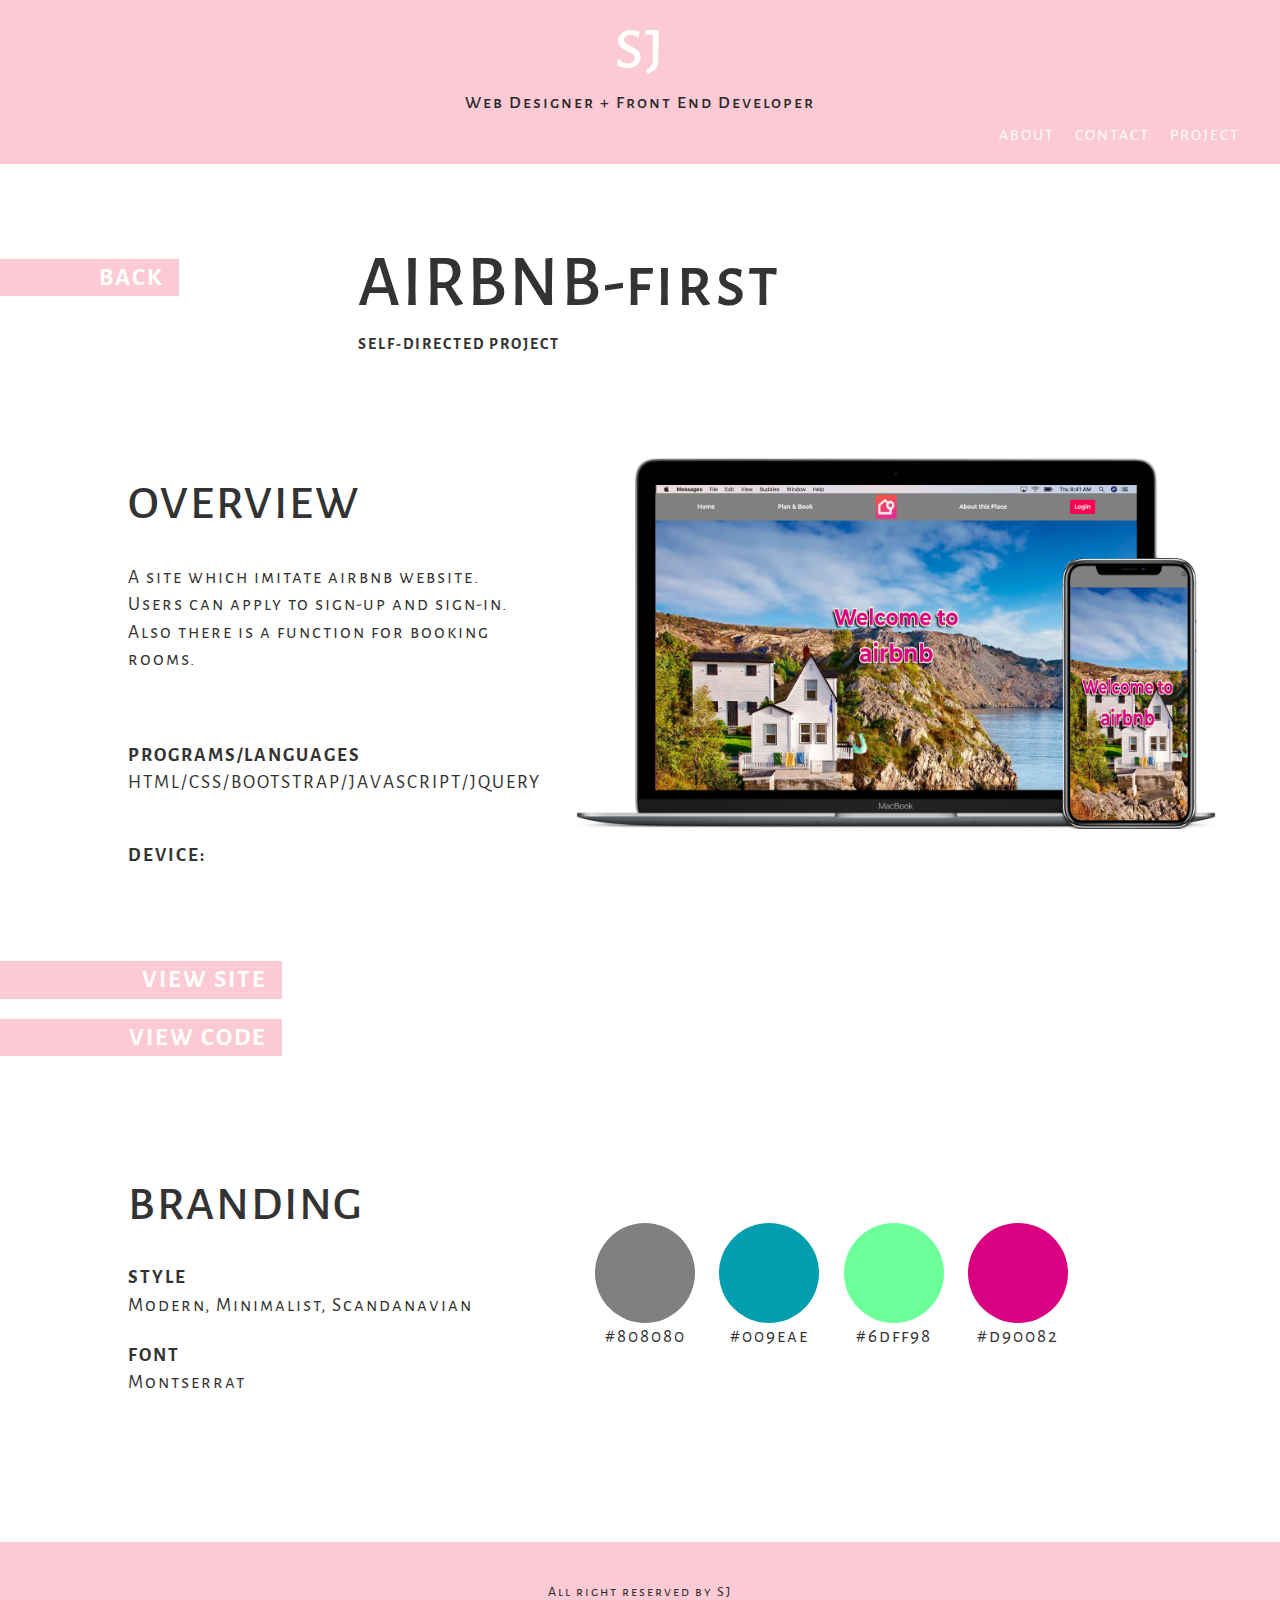
<file: webdesign2.html>
<html lang="en">

<head>
    <meta charset="utf-8" />
    <meta content="width=device-width, initial-scale=1" name="viewport" />
    <title>SJ</title>
    <script src="https://ajax.googleapis.com/ajax/libs/jquery/3.4.0/jquery.min.js"></script>
    <script src="js/index.js"></script>
    <link rel="stylesheet" href="https://maxcdn.bootstrapcdn.com/bootstrap/3.4.0/css/bootstrap.min.css">
    <link rel="stylesheet" href="https://use.fontawesome.com/releases/v5.8.2/css/all.css" integrity="sha384-oS3vJWv+0UjzBfQzYUhtDYW+Pj2yciDJxpsK1OYPAYjqT085Qq/1cq5FLXAZQ7Ay" crossorigin="anonymous">
    <link rel="stylesheet" type="text/css" href="style/index.css" />
</head>

<body class="index_page">
    <header class="myheader">
        <a href="index.html"><h2>SJ</h2></a>
        <h4>Web Designer + Front End Developer</h4>
        <div class="index_nav">
            <ul class="main_nav">
                <li><a href="project.html">PROJECT</a></li>
                <li><a href="contact.html">CONTACT</a></li>
                <li><a href="about.html">ABOUT</a></li>
            </ul>
        </div>
    </header>
    <section class="eachproject">
        <div class="top_bar">
            <div class="each_projecttitle">
                <div class="back_toall">
                    <h2><a href="project.html">BACK</a></h2>
                </div>
                <div class="webprojects_arrows">
                    <h3><a href="webdesign1.html"><i class="fas fa-chevron-left"></i></a>
                <a href="webdesign3.html"><i class="fas fa-chevron-right"></i></a></h3>
                </div>
            </div>
            <div class="each_webproject">
                <h2>AIRBNB-first</h2>
                <p><b>SELF-DIRECTED PROJECT</b></p>
            </div>
        </div>
        <div class="each_project_content">
            <div class="overview">
                <div class="overview_text">
                    <h2>OVERVIEW</h2>
                    <br>
                    <p>A site which imitate airbnb website. Users can apply to sign-up and sign-in. Also there is a function for booking rooms.</p>
                    <br>
                    <br>
                    <br>
                    <p><b>PROGRAMS/LANGUAGES</b></p>
                    <p>HTML/CSS/BOOTSTRAP/JAVASCRIPT/JQUERY</p>
                    <br>
                    <br>
                    <p><b>DEVICE: </b></p>
                    <p class="icon_special"><i class="fas fa-laptop"></i><i class="fas fa-mobile-alt"></i></p>
                    <br>
                    <br>
                </div>
                <div class="demo">
                    <img id="llb_demo" src="images/laptop_air.jpg" alt="AirBnB on screens" title="AirBnB on  screens" />
                </div>
            </div>
            <div class="project_links_container">
                <div class="project_links">
                    <h2><a href="./airBNB/index.html" target="_blank">VIEW SITE</a></h2>
                </div>
                <div class="project_links">
                    <h2><a href="https://github.com/humberSunmmi/airBnB_first" target="_blank">VIEW CODE</a></h2>
                </div>
            </div>
            <div class="overview">
                <div class="overview_text">
                    <h2>BRANDING</h2>
                    <br>
                    <p><b>STYLE</b></p>
                    <p>Modern, Minimalist, Scandanavian</p>
                    <br>
                    <p><b>FONT</b></p>
                    <p>Montserrat</p>
                </div>
                <div class="colors">
                    <div class="each_color"><span class="dot5"></span>
                        <p>#808080</p>
                    </div>
                    <div class="each_color"><span class="dot6"></span>
                        <p>#009eae</p>
                    </div>
                    <div class="each_color"><span class="dot7"></span>
                        <p>#6dff98</p>
                    </div>
                    <div class="each_color"><span class="dot8"></span>
                        <p>#d90082</p>
                    </div>
                </div>
            </div>
        </div>
    </section>
    <div class="footer_page">
        <p> All right reserved by SJ </p>
    </div>
</body>

</html>
</file>
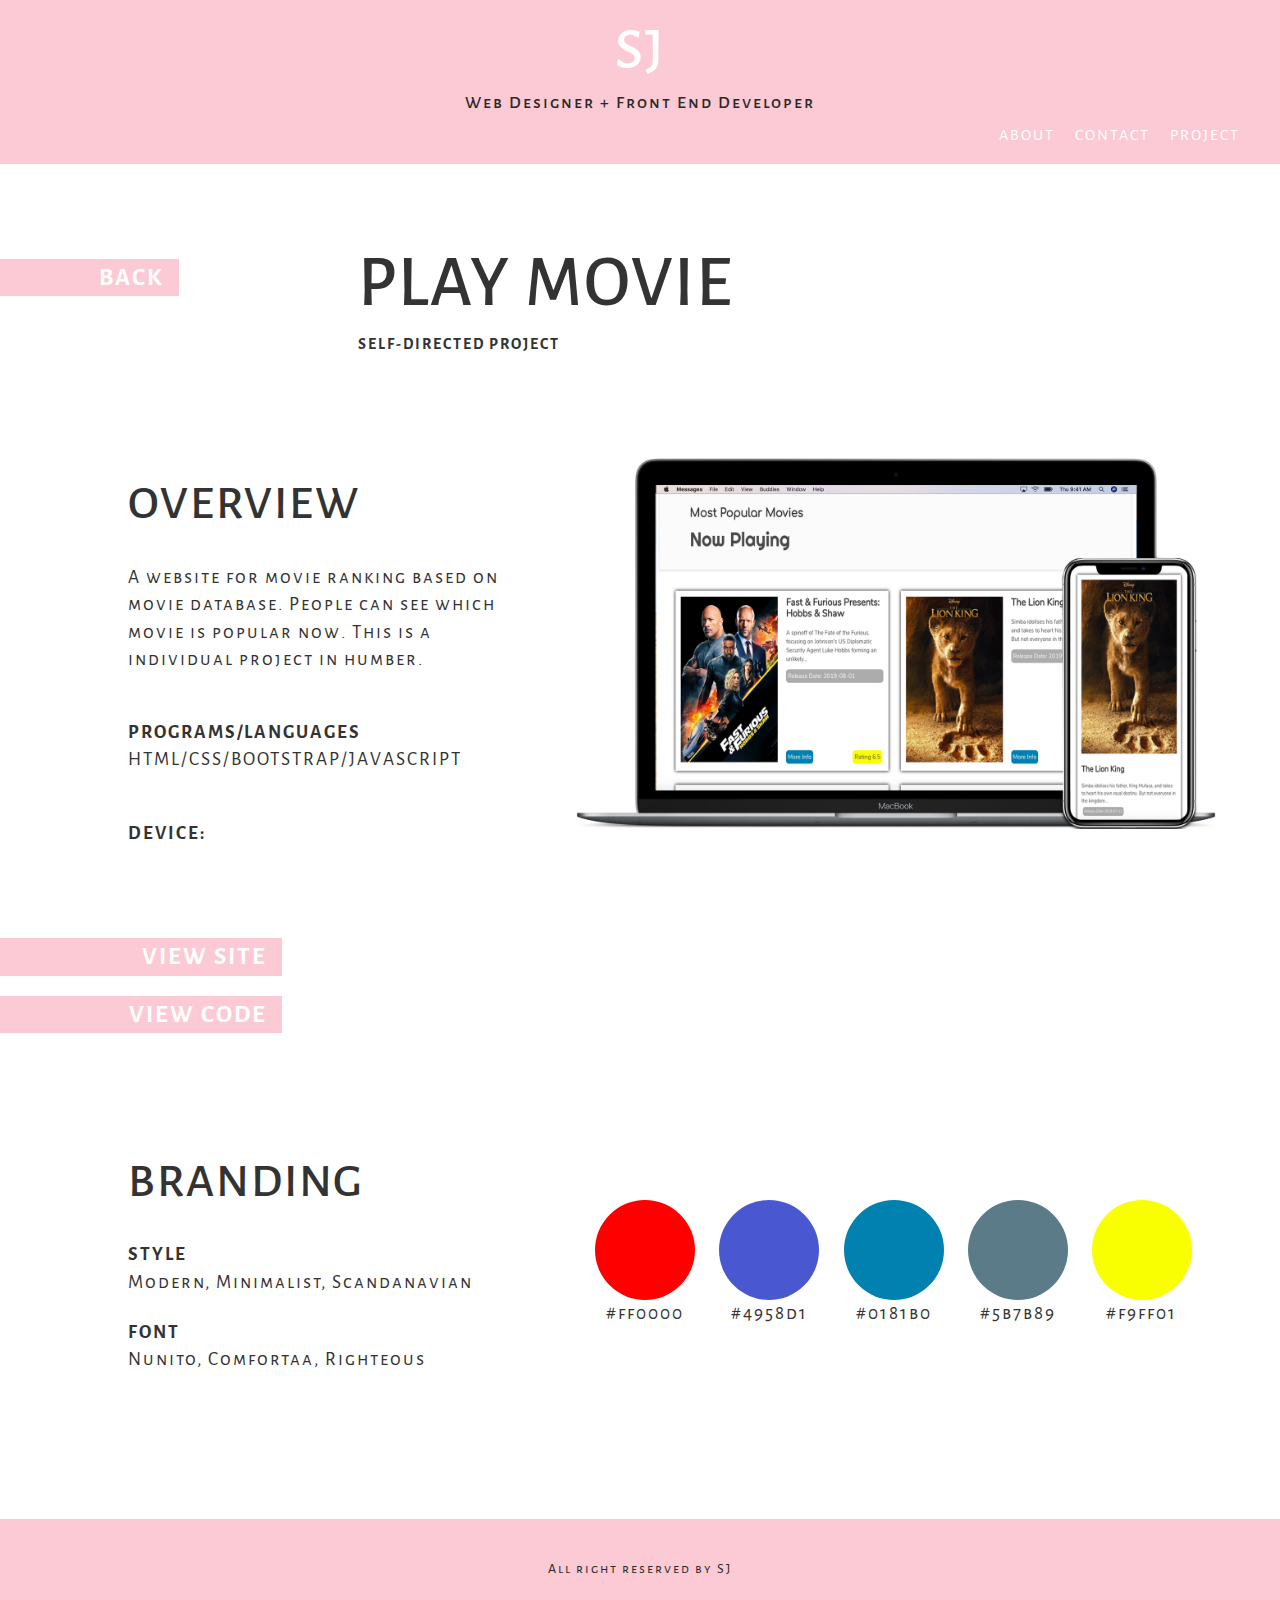
<file: webdesign3.html>
<html lang="en">
  <head>
    <meta charset="utf-8" />
    <meta content="width=device-width, initial-scale=1" name="viewport" />
    <title>SJ</title>
    <script src="https://ajax.googleapis.com/ajax/libs/jquery/3.4.0/jquery.min.js"></script>
    <script src="js/index.js"></script>
    <link rel="stylesheet" href="https://maxcdn.bootstrapcdn.com/bootstrap/3.4.0/css/bootstrap.min.css">
    <link rel="stylesheet" href="https://use.fontawesome.com/releases/v5.8.2/css/all.css" integrity="sha384-oS3vJWv+0UjzBfQzYUhtDYW+Pj2yciDJxpsK1OYPAYjqT085Qq/1cq5FLXAZQ7Ay" crossorigin="anonymous">
    <link rel="stylesheet" type="text/css" href="style/index.css"/>
  </head>
    <body class="index_page">
        <header class="myheader">
            <a href="index.html"><h2>SJ</h2></a>
            <h4>Web Designer + Front End Developer</h4>
            <div class="index_nav">
                <ul class="main_nav">
                    <li><a href="project.html">PROJECT</a></li>
                    <li><a href="contact.html">CONTACT</a></li>
                    <li><a href="about.html">ABOUT</a></li>
                </ul>
            </div>
        </header>
<section class="eachproject">
    <div class="top_bar">
        <div class="each_projecttitle">
            <div class="back_toall">
                <h2><a href="project.html">BACK</a></h2>
            </div>
            <div class="webprojects_arrows">
                <h3><a href="webdesign2.html"><i class="fas fa-chevron-left"></i></a>
                <a href="webdesign4.html"><i class="fas fa-chevron-right"></i></a></h3>
            </div>
        </div>
        <div class="each_webproject">
            <h2>PLAY MOVIE</h2>
            <p><b>SELF-DIRECTED PROJECT</b></p>
        </div>
    </div>
    <div class="each_project_content">
        <div class="overview">
            <div class="overview_text">
                <h2>OVERVIEW</h2>
                <br>
                <p>A website for movie ranking based on movie database. People can see which movie is popular now. This is a individual project in humber. </p>
                <br><br>
                <p><b>PROGRAMS/LANGUAGES</b></p>
                <p>HTML/CSS/BOOTSTRAP/JAVASCRIPT</p>
                <br><br>
                <p><b>DEVICE: </b></p><p class="icon_special"><i class="fas fa-laptop"></i><i class="fas fa-mobile-alt"></i></p>
                <br><br>
<!--
                <p><b>LOGIN DEMO </b></p>
                <p>Email: 123@abc.com</p>
                <p>Password: 123</p>
-->
            </div>
            <div class="demo">
                <img id="llb_demo" src="images/laptop_movie.jpg" alt="Movie DB on screens" title="Movie DB on  screens"/>
            </div>
        </div>
        <div class="project_links_container">
            <div class="project_links">
                <h2><a href="./playmovie/movie.html" target="_blank">VIEW SITE</a></h2>
            </div>
            <div class="project_links">
                <h2><a href="https://github.com/humberSunmmi/playingmovie" target="_blank">VIEW CODE</a></h2>
            </div>
        </div>
        <div class="overview">
            <div class="overview_text">
                <h2>BRANDING</h2>
                <br>
                <p><b>STYLE</b></p>
                <p>Modern, Minimalist, Scandanavian</p>
                <br>
                <p><b>FONT</b></p>
                <p>Nunito, Comfortaa, Righteous</p>
            </div>
            <div class="colors">
                <div class="each_color"><span class="dot9"></span><p>#ff0000</p></div>
              <div class="each_color"><span class="dot10"></span><p>#4958d1</p></div>
              
                <div class="each_color"><span class="dot11"></span><p>#0181b0</p></div>
                <div class="each_color"><span class="dot12"></span><p>#5b7b89</p></div>
                <div class="each_color"><span class="dot13"></span><p>#f9ff01</p></div>
            </div>
        </div>
    </div>

</section>
<div class="footer_page">
    <p> All right reserved by SJ </p>
</div>
  </body>
</html>
</file>
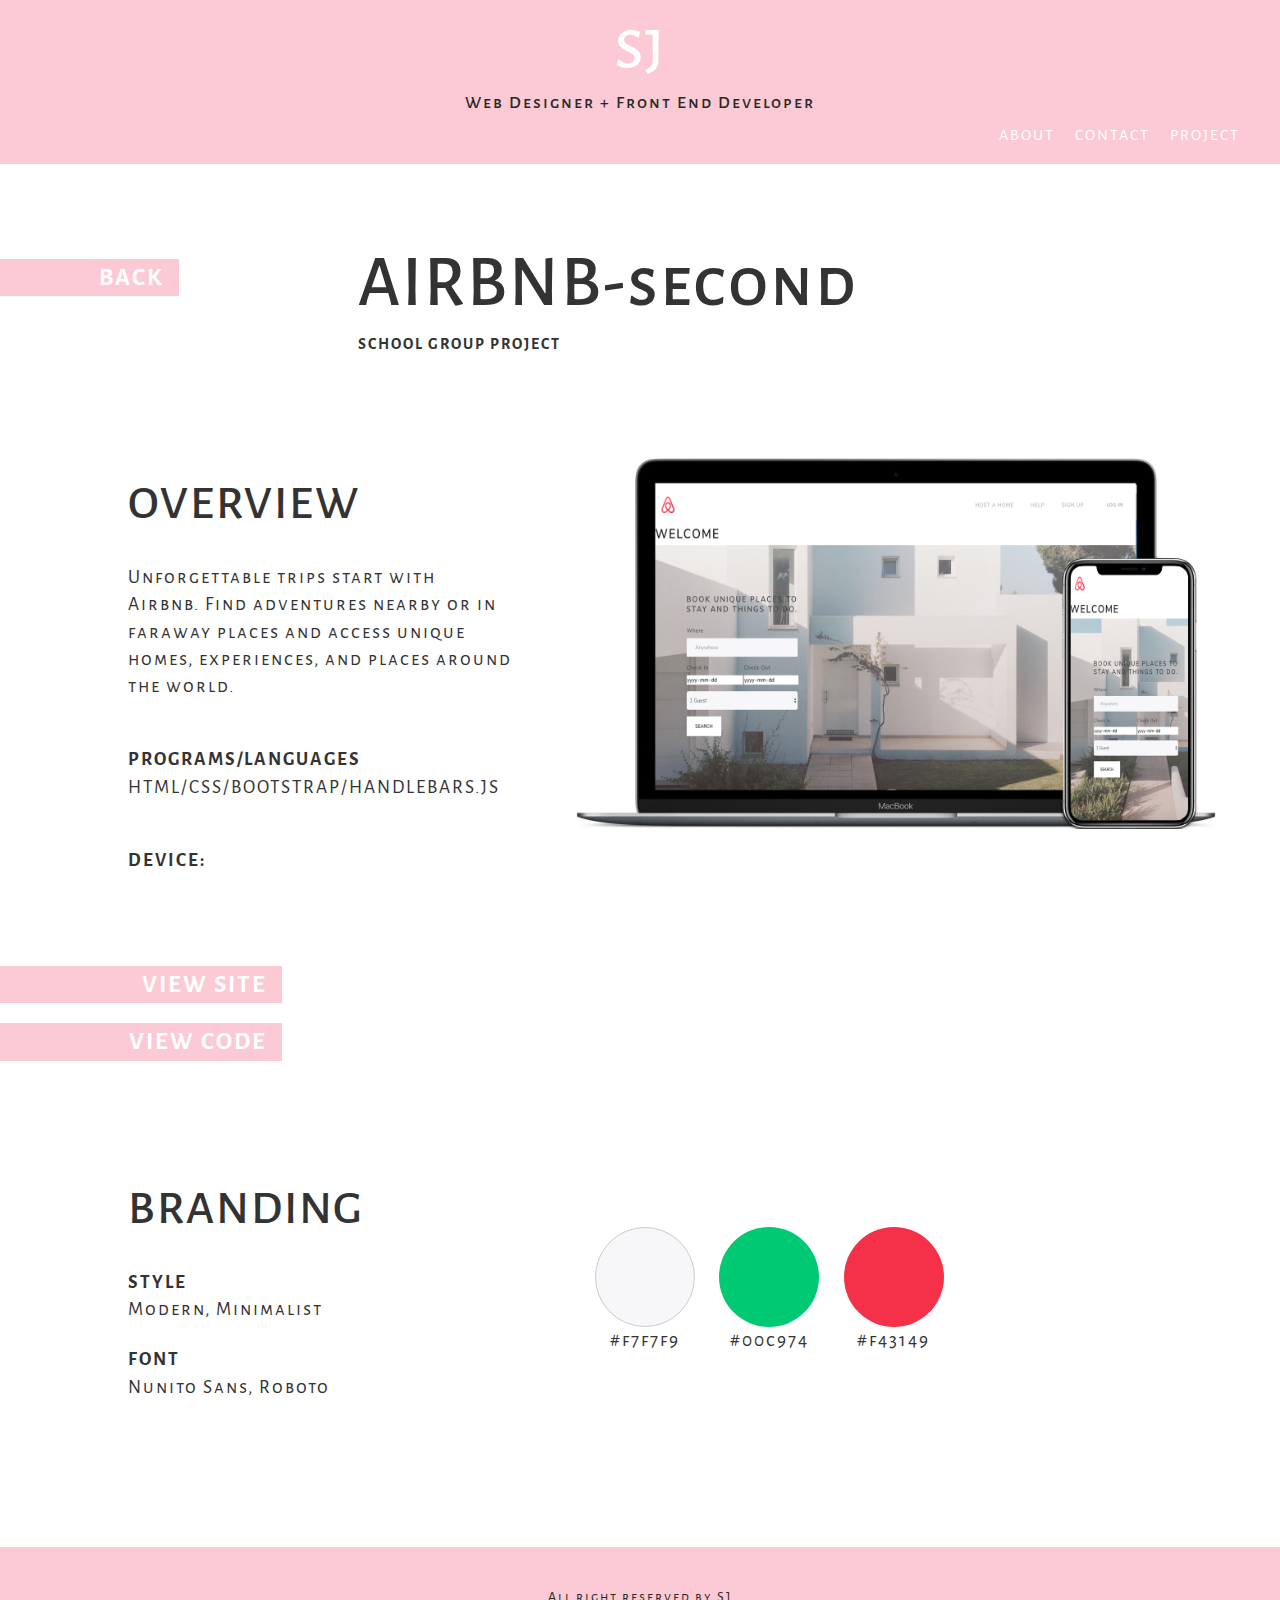
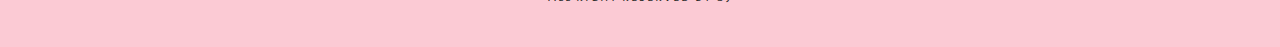
<file: webdesign4.html>
<html lang="en">

<head>
    <meta charset="utf-8" />
    <meta content="width=device-width, initial-scale=1" name="viewport" />
    <title>SJ</title>
    <script src="https://ajax.googleapis.com/ajax/libs/jquery/3.4.0/jquery.min.js"></script>
    <script src="js/index.js"></script>
    <link rel="stylesheet" href="https://maxcdn.bootstrapcdn.com/bootstrap/3.4.0/css/bootstrap.min.css">
    <link rel="stylesheet" href="https://use.fontawesome.com/releases/v5.8.2/css/all.css" integrity="sha384-oS3vJWv+0UjzBfQzYUhtDYW+Pj2yciDJxpsK1OYPAYjqT085Qq/1cq5FLXAZQ7Ay" crossorigin="anonymous">
    <link rel="stylesheet" type="text/css" href="style/index.css" />
</head>

<body class="index_page">
    <header class="myheader">
        <a href="index.html"><h2>SJ</h2></a>
        <h4>Web Designer + Front End Developer</h4>
        <div class="index_nav">
            <ul class="main_nav">
                <li><a href="project.html">PROJECT</a></li>
                <li><a href="contact.html">CONTACT</a></li>
                <li><a href="about.html">ABOUT</a></li>
            </ul>
        </div>
    </header>
    <section class="eachproject">
        <div class="top_bar">
            <div class="each_projecttitle">
                <div class="back_toall">
                    <h2><a href="project.html">BACK</a></h2>
                </div>
                <div class="webprojects_arrows">
                    <h3><a href="webdesign3.html"><i class="fas fa-chevron-left"></i></a>
                <a href="webdesign5.html"><i class="fas fa-chevron-right"></i></a></h3>
                </div>
            </div>
            <div class="each_webproject">
                <h2>AIRBNB-second</h2>
                <p><b>SCHOOL GROUP PROJECT</b></p>
            </div>
        </div>

        <div class="each_project_content">
            <div class="overview">
                <div class="overview_text">
                    <h2>OVERVIEW</h2>
                    <br>
                    <p>Unforgettable trips start with Airbnb. Find adventures nearby or in faraway places and access unique homes, experiences, and places around the world.</p>
                    <br>
                    <br>
                    <p><b>PROGRAMS/LANGUAGES</b></p>
                    <p>HTML/CSS/BOOTSTRAP/HANDLEBARS.JS</p>
                    <br>
                    <br>
                    <p><b>DEVICE: </b></p>
                    <p class="icon_special"><i class="fas fa-laptop"></i><i class="fas fa-mobile-alt"></i></p>
                    <br>
                    <br>
                </div>
                <div class="demo">
                    <img id="llb_demo" src="images/laptop_air_second.jpg" alt="Eat Better on screens" title="Eat Better on  screens" />
                </div>
            </div>
            <div class="project_links_container">
                <div class="project_links">
                    <h2><a href="https://air-b-n-b.herokuapp.com/" target="_blank">VIEW SITE</a></h2>
                </div>
                <div class="project_links">
                    <h2><a href="https://github.com/ash-nina-sunmi/Air-b-n-b" target="_blank">VIEW CODE</a></h2>
                </div>
            </div>
            <div class="overview">
                <div class="overview_text">
                    <h2>BRANDING</h2>
                    <br>
                    <p><b>STYLE</b></p>
                    <p>Modern, Minimalist</p>
                    <br>
                    <p><b>FONT</b></p>
                    <p>Nunito Sans, Roboto</p>
                </div>
                <div class="colors">
                    <!--                <div class="each_color"><span class="dot3"></span><p>#FFFFFF</p></div>-->
                    <div class="each_color"><span class="dot14"></span>
                        <p>#f7f7f9</p>
                    </div>
                    <div class="each_color"><span class="dot15"></span>
                        <p>#00c974</p>
                    </div>
                    <div class="each_color"><span class="dot16"></span>
                        <p>#f43149</p>
                    </div>
                </div>
            </div>
        </div>

    </section>
    <div class="footer_page">
        <p> All right reserved by SJ </p>
    </div>
</body>

</html>
</file>
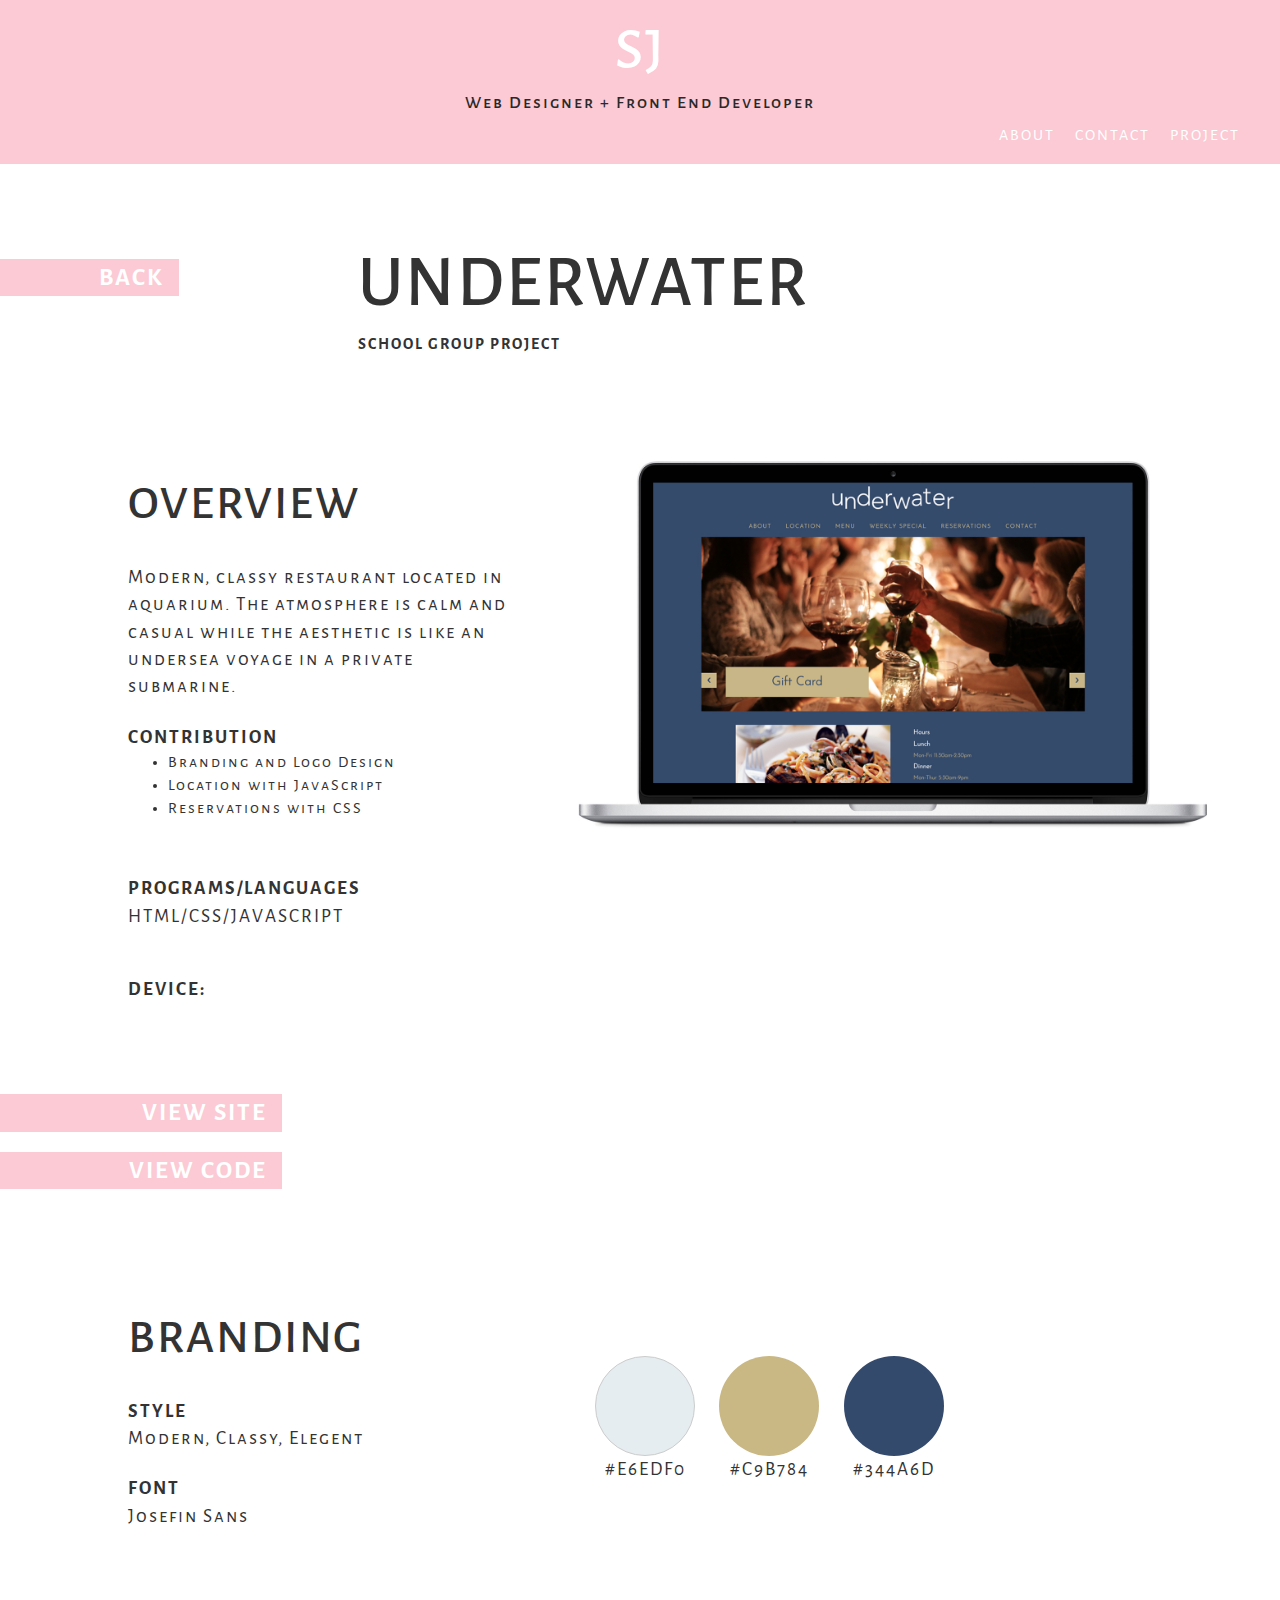
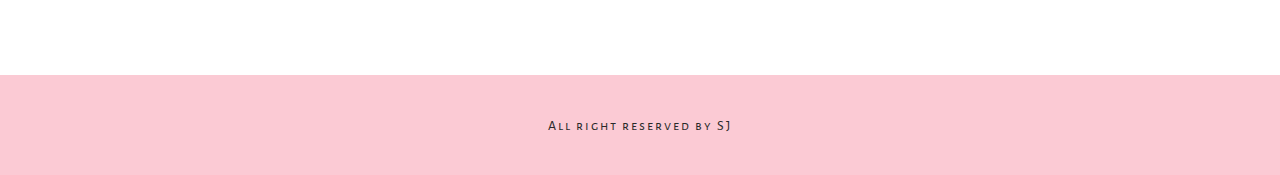
<file: webdesign5.html>
<html lang="en">

<head>
    <meta charset="utf-8" />
    <meta content="width=device-width, initial-scale=1" name="viewport" />
    <title>SJ</title>
    <script src="https://ajax.googleapis.com/ajax/libs/jquery/3.4.0/jquery.min.js"></script>
    <script src="js/index.js"></script>
    <link rel="stylesheet" href="https://maxcdn.bootstrapcdn.com/bootstrap/3.4.0/css/bootstrap.min.css">
    <link rel="stylesheet" href="https://use.fontawesome.com/releases/v5.8.2/css/all.css" integrity="sha384-oS3vJWv+0UjzBfQzYUhtDYW+Pj2yciDJxpsK1OYPAYjqT085Qq/1cq5FLXAZQ7Ay" crossorigin="anonymous">
    <link rel="stylesheet" type="text/css" href="style/index.css" />
</head>

<body class="index_page">
    <header class="myheader">
        <a href="index.html"><h2>SJ</h2></a>
        <h4>Web Designer + Front End Developer</h4>
        <div class="index_nav">
            <ul class="main_nav">
                <li><a href="project.html">PROJECT</a></li>
                <li><a href="contact.html">CONTACT</a></li>
                <li><a href="about.html">ABOUT</a></li>
            </ul>
        </div>
    </header>
    <section class="eachproject">
        <div class="top_bar">
            <div class="each_projecttitle">
                <div class="back_toall">
                    <h2><a href="project.html">BACK</a></h2>
                </div>
                <div class="webprojects_arrows">
                    <h3><a href="webdesign4.html"><i class="fas fa-chevron-left"></i></a>
                <a href="webdesign1.html"><i class="fas fa-chevron-right"></i></a></h3>
                </div>
            </div>
            <div class="each_webproject">
                <h2>UNDERWATER</h2>
                <p><b>SCHOOL GROUP PROJECT</b></p>
            </div>
        </div>

        <div class="each_project_content">
            <div class="overview">
                <div class="overview_text">
                    <h2>OVERVIEW</h2>
                    <br>
                    <p>Modern, classy restaurant located in aquarium. The atmosphere is calm and casual while the aesthetic is like an undersea voyage in a private submarine.</p>
                    <br>
                    <p><b>CONTRIBUTION</b></p>
                    <ul>
                        <li>Branding and Logo Design</li>
                        <li>Location with JavaScript</li>
                        <li>Reservations with CSS</li>
                    </ul>
                    <br>
                    <br>
                    <p><b>PROGRAMS/LANGUAGES</b></p>
                    <p>HTML/CSS/JAVASCRIPT</p>
                    <br>
                    <br>
                    <p><b>DEVICE: </b></p>
                    <p class="icon_special"><i class="fas fa-laptop"></i></p>
                    <br>
                    <br>
                </div>
                <div class="demo">
                    <img id="under_demo" src="images/under_demo.jpg" alt="Underwater on screens" title="Underwater on screens" />
                </div>
            </div>
            <div class="project_links_container">
                <div class="project_links">
                    <h2><a href="http://www.underwater.tk" target="_blank">VIEW SITE</a></h2>
                </div>
                <div class="project_links">
                    <h2><a href="https://github.com/humberSunmmi/underwater0000000/tree/master/underwater" target="_blank">VIEW CODE</a></h2>
                </div>
            </div>
            <div class="overview">
                <div class="overview_text">
                    <h2>BRANDING</h2>
                    <br>
                    <p><b>STYLE</b></p>
                    <p>Modern, Classy, Elegent</p>
                    <br>
                    <p><b>FONT</b></p>
                    <p>Josefin Sans</p>
                </div>
                <div class="colors">
                    <div class="each_color"><span class="dot17"></span>
                        <p>#E6EDF0</p>
                    </div>
                    <div class="each_color"><span class="dot18"></span>
                        <p>#C9B784</p>
                    </div>
                    <div class="each_color"><span class="dot19"></span>
                        <p>#344A6D</p>
                    </div>
                </div>
            </div>

        </div>

    </section>
    <div class="footer_page">
        <p> All right reserved by SJ </p>
    </div>
</body>

</html>
</file>
<file: style/index.css>
@import url('https://fonts.googleapis.com/css?family=Alegreya+Sans+SC&display=swap');

@import url('https://fonts.googleapis.com/css?family=PT+Sans&display=swap');

/* general */

html{
    margin:0;
}
.index_page{
    font-family: 'Alegreya Sans SC', sans-serif;
    letter-spacing: 2px;
    font-size: 16px;
}

p{
    margin:0;
}

/* header */

.myheader{
    background-color:#fbcad4;
    padding:20px 30px 50px 30px;
    color: #292929;
    text-align: center;
    position: -webkit-sticky;
    position: sticky;
    top: 0;
    z-index: 100;
}
.myheader a{
    text-decoration: none;
    color: white;
}
.myheader a h2{
    padding:0;
    margin:0;
    font-size: 58px;
}
.myheader a h2:hover{
    color:#fe6d78;
}
.myheader h4{
    margin-bottom:0;
}
.index_nav .main_nav{
    margin:0;
    padding:0;
}
.index_nav .main_nav li{
    list-style: none;
    display: inline;
    margin: 0 auto;
}
.index_nav .main_nav li a{
    color:white;
    text-decoration: none;
    padding:10px;
    float:right;
}
.index_nav .main_nav li a:hover{
    color:#fe6d78;
}

/* footer */

.footer_page{
    background-color:#fbcad4;
    color:#292929;
    text-align: center;
    padding:2px;
    font-size: 14px;
    margin-bottom:0;
    height:100px;
}
.footer_page p{
    margin-top:3%;
}

/* poster */

.poster_container{
    background-color:#fbcad4;
    height: 75vh;
    position: relative;
}
.question p{
    color:white;
    font-size: 22px;
    position: absolute;
    margin-left:5%;
    margin-top:2%;
    animation: move 2s ease-out;
    animation-fill-mode: forwards;
}
@keyframes move {
    0%{
        -webkit-transform: translateX(0);
        transform: translateX(0);
    }
    100%{
        -webkit-transform: translateX(50px);
        transform: translateX(50px);
    }
}
.diamond_svg{
    margin-left: 10%;
}
.diamond_svg svg{
    width: 80%;
    z-index: 1;
    position: absolute;
    padding: 5%;
}
.main_diamond svg{
    width: 7.2%;
    z-index: 2;
    position: absolute;
    margin-left:63.2%;
    margin-top:13.9%;
}
.hireme{
    visibility: hidden;
    color: #fff;
    text-align: center;
    font-weight: 700;
    position: absolute;
    z-index: 3;
    margin-left:69.5%;
    margin-top:20%;
}
.main_diamond_container:hover .hireme {
    visibility: visible;
}

/* animation */

#topleft{
    animation: flash 4s ease-in-out infinite;
}
#topmiddleleft{
    animation: flash 4s ease-in-out infinite;
    animation-delay: 1s;
}
#topmiddleright{
    animation: flash 4s ease-in-out infinite;
    animation-delay: 1s;
}
#topright{
    animation: flash 4s ease-in-out infinite;
    animation-delay: 2s;
}
@keyframes flash {
    0%{
        opacity: 0.5;
    }
    100%{
        opacity: 1;
    }
}

/* web design main */

.webdesign{
    background-color:#fff;
    overflow: auto;
}
.projecttitle1{
    margin-top:73px;
    width:26%;
    display: inline-block;
}
.webprojects{
    width:70%;
    float:right;
    margin:2%;
    display: flex;
    flex-flow: wrap;
    flex-direction: row;
    align-items: stretch;
    margin:60px 2% 8% 0;
}
.dreampro, .getpro, .llbpro, .underpro,.jobpro{
    position: relative;
    width:90%;
    background-color:#fbcad4;
    padding:13px;
    margin:13px;
    margin-left:20%;
    animation: projects_move 1s ease-out;
    animation-fill-mode: forwards; 
}
.llbpro{
    animation-delay: 1s;
}
.jobpro{
    animation-delay: 0.75s;
}
.dreampro{
    animation-delay: 0.5s;
}
.getpro{
    animation-delay: 0.25s;
}
@keyframes projects_move {
    0%{
        -webkit-transform: translateX(0);
        transform: translateX(0);
    }
    100%{
        -webkit-transform: translateX(-150px);
        transform: translateX(-150px);
    }
}
.highlight_web, .g_highlight_gra{
    background-color: #fbcad4;
    width:100%;
}
.highlight_web h2, .g_highlight_gra h2{
    animation: title_move 2s linear;
}
@keyframes title_move {
    0%{
        -webkit-transform: translateX(-60px);
        transform: translateX(-60px);
    }
    100%{
        -webkit-transform: translateX(0);
        transform: translateX(0);
    }
}
.highlight_web h2, .highlight_gra h2, .g_highlight_web h2, .g_highlight_gra h2,.back_toall h2,.project_links h2{
    color: #FFF;
    font-weight:700;
    font-size: 25px;
    letter-spacing: 2px;
    padding: 5px 0;
    text-align: right;
    margin-right: 15px;
}
.highlight_gra h2 a, .g_highlight_web h2 a,.back_toall h2 a{
    color: #FFFFFF;
}
.highlight_gra,.g_highlight_web{
    background-color: white;
    width:80%;
    transition: width 2s;
}
.highlight_gra:hover, .g_highlight_web:hover{
    width:100%;
    background-color: #fbcad4;
}
.highlight_gra h2 a:hover,.g_highlight_web h2 a:hover,.back_toall h2 a:hover,.project_links h2 a:hover{
    text-decoration: none;
    color:#fe6d78;
}
#djview, #gtview, #llbview, #uwview,#jbview{
    width:100%;
    display: block;
}
.webprojectpic{
    width:45%;
    display: inline-block;
    position: relative;
}
.content_info{
    width:50%;
    float:right;
}

.content_info p {
    font-family: 'PT Sans', sans-serif;
}
.overlay {
    position: absolute;
    top: 0;
    bottom: 0;
    left: 0;
    right: 0;
    height: 100%;
    width: 100%;
    opacity: 0;
    transition: .3s ease;
    background-color:white;
}

.llbpro:hover .overlay , .jobpro:hover .overlay,.dreampro:hover .overlay,.getpro:hover .overlay, .underpro:hover .overlay{
    opacity: 0.85;
}
.overlay p{
    text-align: center;
    color:black;
    margin-left:47.5%;
    margin-top:4%;
}
.overlay img{
    width:50%;
    margin:auto auto;
    display: block;
}
#job_logo,#dream_logo{
    margin-top:3%;
}
#get_logo,#under_logo{
    width:42%;
}
.webprojects h3{
    color:#404040;
    font-weight:700;
    text-align: center;
}
.webprojects p{
    text-align: left;
}

/* web design - each */
.back_toall{
    background-color: #fbcad4;
    width:100%;
}
.webprojects_arrows h3{
    margin-left:65%;
    margin-top:25%;
}
.webprojects_arrows a{
    color: #292929;
    margin-right:20%;
}
.webprojects_arrows a:hover{
    color:#fe6d78;
}
.each_projecttitle{
    margin-top:75px;
    width:14%;
    display: inline-block;
}
.each_webproject{
    width:70%;
    float:right;
    margin:60px 2% 8% 0;
}
.each_webproject h2{
    font-size:4.5em;
}
.overview{
    display: flex;
    flex-flow: wrap;
    flex-direction: row;
    align-items: stretch;
    width:100%;
}
.overview_text{
    order:1;
    width:30%;
    margin:0 5% 2% 10%;
}
.overview_text h2{
    font-size: 3em;
}
.overview p{
    font-size: 1.2em;
}
.icon_special i{
    font-size:1.7em;
    letter-spacing: 10px;
    padding-top:15px;
}
.demo{
    order:1;
    width:50%;
}
.demo img{
    width:100%;
}
.project_links{
    width:22%;
    background-color: #fbcad4;
    transition: width 2s;
}
.project_links h2 a{
    color:white;
}
.project_links h2 a:hover{
    text-decoration: none;
    color:#fe6d78;
}
.project_links:hover{
    width:35%;
}
.project_links_container{
    margin-bottom:8%;
}
.colors{
    order:1;
    width:50%;
    margin-top:5%;
    margin-bottom:15%;
}
.each_color{
    display: inline-block;
    margin-left:3%;
}
.colors p{
    text-align: center;
}
.dot1, .dot2, .dot3, .dot4, .dot5, .dot6, .dot7, .dot8, .dot9, .dot10, .dot11, .dot12,.dot13, .dot14, .dot15,.dot16, .dot17, .dot18, .dot19{
    height: 100px;
    width: 100px;
    border-radius: 50%;
    display: inline-block;
}
.dot1{
    background-color: #f8d687;
}
.dot2{
    background-color: #ff8c92;
}
.dot3{
    background-color: #7049ee;   
}

/*
.dot4{
    background-color:#7952f5;
}
*/

.dot5{
    background-color: #808080;
}
.dot6{
    background-color: #009eae;
}
.dot7{
    background-color: #6dff98;
}
.dot8{
    background-color: #d90082;
}

.dot9{
    background-color: #ff0000;
}

.dot10{
    background-color: #4958d1;
}
.dot11{
    background-color: #0181b0;
}
.dot12{
    background-color: #5b7b89;
}
.dot13{
    background-color: #f9ff01;
}
.dot14{
    background-color: #f7f7f9;
    border: 1px solid #cccccc;
}
.dot15{
    background-color: #00c974;
    
}
.dot16{
    background-color: #f43149;
}
.dot17{
    background-color: #E6EDF0;
    border: 1px solid #cccccc;
}
.dot18{
    background-color: #C9B784;
}

.dot19 {
    background-color: #344A6D;
}

/* graphic design */
.graphicdesign{
    background-color:white;
    margin-bottom:13%;
    overflow: auto;
}
.projecttitle2{
    width:32%;
    float:left;
}
.projecttitle2 p{
    color:#d4af37;
}
.projecttitle2 h2{
    padding:100px 0 0 70px;
    margin:0;
    font-weight:700;
    font-size: 50px;
    letter-spacing: 1px;
}
.gra_container::after {
    content: "";
    clear: both;
    display: table;
}
.graprointro{
    width:33%;
    height:50%;
    position: relative;
    float:left;
}
.graprointro h3, .graprointro p{
    padding:0 10px;
}
.graprointro h3{
    margin-top:100px;
}
.graslides_container{
    position: relative;
    width:300px;
    height:300px;
    background-color: white;
    display: inline-block;
    margin-top:100px;
}
.graproim{
    width:100%;
    height:100%;
    position:absolute;
}
.graproim img{
    width:100%;
    height:100%;
}
#g1, #g2, #g3, #g4{
    display: none;
}
.arrowbtn_container{
    position: absolute;
    width:300px;
    height:5%;
    z-index: 5;
    font-size: 20px;
    text-align: center;
    margin-top:45px
}
.arrowbtn_container button{
    border: none;
    text-align: center;
}
.arrowbtn_container button:hover{
    color:#fe6d78;
}
#grapro1{
    color:#d4af37;
}
#grapro2, #grapro3, #grapro4{
    color:#292929;
}

/* about */
.about_page{
    background-color:#fbcad4;
    height:80%;
    overflow: auto;
}
.hi{
    margin:0 0 0 65%;
    font-weight:700;
    color:white;
    position: relative;
}
.abouttitle .diamond_fill{
    width:100px;
    margin-left:42%;
    margin-top:4%;
    animation: join-raise 2s ease-out;
    animation-fill-mode: forwards;
}
@keyframes join-raise {
    0%{
        -webkit-transform: translate(-40px,40px);
        transform: translate(-40px,40px);
    }
    100%{
        -webkit-transform: translate(0,0);
        transform: translate(0,0);
    }
}
#profilepic{
    width:57%;
    margin:0 0 8% 6%;
    animation: join-drop 2s ease-out;
    animation-fill-mode: forwards;
}
@keyframes join-drop {
    0%{
        -webkit-transform: translate(0,0);
        transform: translate(0,0);
    }
    100%{
        -webkit-transform: translate(30px,30px);
        transform: translate(30px,30px);
    }
}

.abouttitle {
    width: 35%;
    display: inline-block;
    padding-left: 100px;
}
.text-container{
    font-family: 'PT Sans', sans-serif;
    width:50%;
    color:#292929;
    float:right;
    margin:5% 15% 2% 0;
}
.text-container h3{
    text-align: center;
}
.myskills{
    display: flex;
    flex-flow: wrap;
    flex-direction: row;
}
.design_skills{
    display: inline-block;
    width:45%;
}
.prototype_skills{
    display: inline-block;
    width:45%;
}
.skills_title{
    color:white;
}
.design_skills p,.dev_skills p{
    margin:0;
    color:#292929;
    text-align: center;
}

/* contact me */
.contacttitle h2{
    padding: 50px 0 35px 0;
    background-color:#E8E8E8;
}
.contacttitle h2, .contacttitle p,.morelinks{
    text-align: center;
    margin:20px 0;
}
.iconlink {
    text-align: center;
    font-size:30px;
    padding:10px 0;
    letter-spacing: 30px;
    margin-left:20px;
    color:#292929;
}
.iconlink:hover {
    color:#fe6d78;
}
.emailform{
    width: 40%;
    margin:2% 30% 10% 30%;
}
.emailform label{
    letter-spacing: 1px;
    margin:10px 0 5px 0;
    display: block;
    font-size:16px;
    color:#525252;
    text-decoration: none;
    width:50%;
}
input[type=text], textarea[type=text]{
    width: 100%;
    padding: 5px 10px;
    margin: 2px 0;
    display: inline-block;
    border: 1px solid #636363;
    box-sizing: border-box;
    font-size: 14px
}
textarea[type=text]{
    height:140px;
}
input[type=submit] {
    display: block;
    width: 25%;
    background-color:#292929;
    color: white;
    font-weight: 700;
    padding: 10px;
    margin: 10px 37.5%;
    border: none;
    cursor: pointer;
}
input[type=submit]:hover{
    background-color:#fe6d78;
}
.sentmsg{
    text-align: center;
    display: block;
    font-weight:700;
    background-color: white;
    color:#d4af37;
}
.bg1{
    position: fixed;
    z-index: -5;
    width:30%;
    left:10%;
    top:35%;
}
.bg2{
    position: fixed;
    z-index: -5;
    width:12%;
    left:80%;
    top:35%;
}
.bg3{
    position: fixed;
    z-index: -5;
    width:10%;
    left:45%;
    top:60%;
}
.bg4{
    position: fixed;
    z-index: -5;
    width:12%;
    left:65%;
    top:70%; 
}
#petabites_text, #NuGoFree_text, #cream_text{
    display:none;
    z-index: 3;
}
#img2, #img3, #img4{
    display:none;
    z-index: 3;
}

@media screen and (max-width: 420px){
    /*index*/
    .myheader{
        padding:30px;
    }
    .myheader a h2{
        font-size: 30px;
    }
    .myheader h4{
        font-size: 14px;
        letter-spacing: 1px;
        margin-bottom:20px;
    }
    .index_nav .main_nav li a{
        float:none;
        margin:0 5px;
    }
    .question p{
        font-size:13px;
        position: relative;
        margin:0;
        width:80%;
    }
    .hireme{
        background: #292929;
        padding:5px;
    }
    .poster_container{
        max-height:800px;
    }
    /* web projects */
    .projecttitle1 h2{
        padding:40px 0 0 40px;
        font-size:40px;
    }
    .diamond_line{
        width:60%;
        margin-left: 40px;
        margin-bottom:20px;
    }
    .webprojects{
        float:none;
        width:100%;
    }
    .projecttitle1 h2,.diamond_line{
        display: block;
    }
    .dreampro, .getpro, .llbpro, .underpro,.jobpro{
        width:100%;
        margin:3px 0;
        display: block;
        padding:20px;
    }
    /* graphic design */
    .projecttitle2{
        float:none;
    }
    .projecttitle2 h2{
        display: block;
        padding:40px 0 0 40px;
        font-size: 40px;
    }
    .graprointro{
        float:none;
        display: block;
        width:100%;
        max-height:100%;
        float:none;
    }
    .arrowbtn_container{
        display: block;
        position: relative;
        width:100%;
        height:5%;
        z-index: 5;
        font-size: 20px;
        text-align: center;
        padding:10px;
        background:white;
    }
    .graprointro h3{
        margin-top:40px;
    }
    #macsush_text,#petabites_text,#NuGoFree_text,#cream_text{
        margin:0 10px;
        margin-bottom:5%;
    }
    .graslides_container{
        position: relative;
        width:80%;
        box-sizing: border-box;
        background-color: white;
        display: block;
        margin-top:0;
        margin:0 auto;
    }
    /* about */
    .abouttitle {
        width: 100%;
        display: block;
        margin:40px auto;
        margin-top:0;
    }
    .text-container{
        width:80%;
        margin:0 auto;
        color:white;
        float:none;
    }
    .aboutmeText{
        margin:0;
        padding:0;
        
    }
    .myskills h3{
        font-size:1.2em;
    }
    .design_skills , .dev_skills{
        width:100%;
    }
    /* contact */
    .emailform{
        width: 90%;
        margin:0 auto;
        margin-bottom:100px;
    }
    /* footer */
    .footer_page{
        height:50px;
    }
}

@media screen and (max-width: 800px) and (min-width: 421px){
    .hireme{
        background: #292929;
        padding:5px;
    }
    .projecttitle1 h2,.projecttitle2 h2{
        font-size:30px;
    }
    .diamond_line{
        width:30%;
    }
    .graprointro{
        width:25%;
    }
    .emailform{
        width: 70%;
        margin:0 auto;
    }
    .bg1{
        position: fixed;
        z-index: -5;
        width:20%;
        left:10%;
        top:20%;
    }
    .bg2{
        position: fixed;
        z-index: -5;
        width:12%;
        left:80%;
        top:25%;
    }
    .bg3{
        position: fixed;
        z-index: -5;
        width:10%;
        left:25%;
        top:40%;
    }
    .bg4{
        position: fixed;
        z-index: -5;
        width:12%;
        left:70%;
        top:40%; 
    }
    input[type=submit] {
        margin-bottom:100px;
    }
    .footer_page{
        background-color:white;
        color:black;
    }
    
}
</file>
